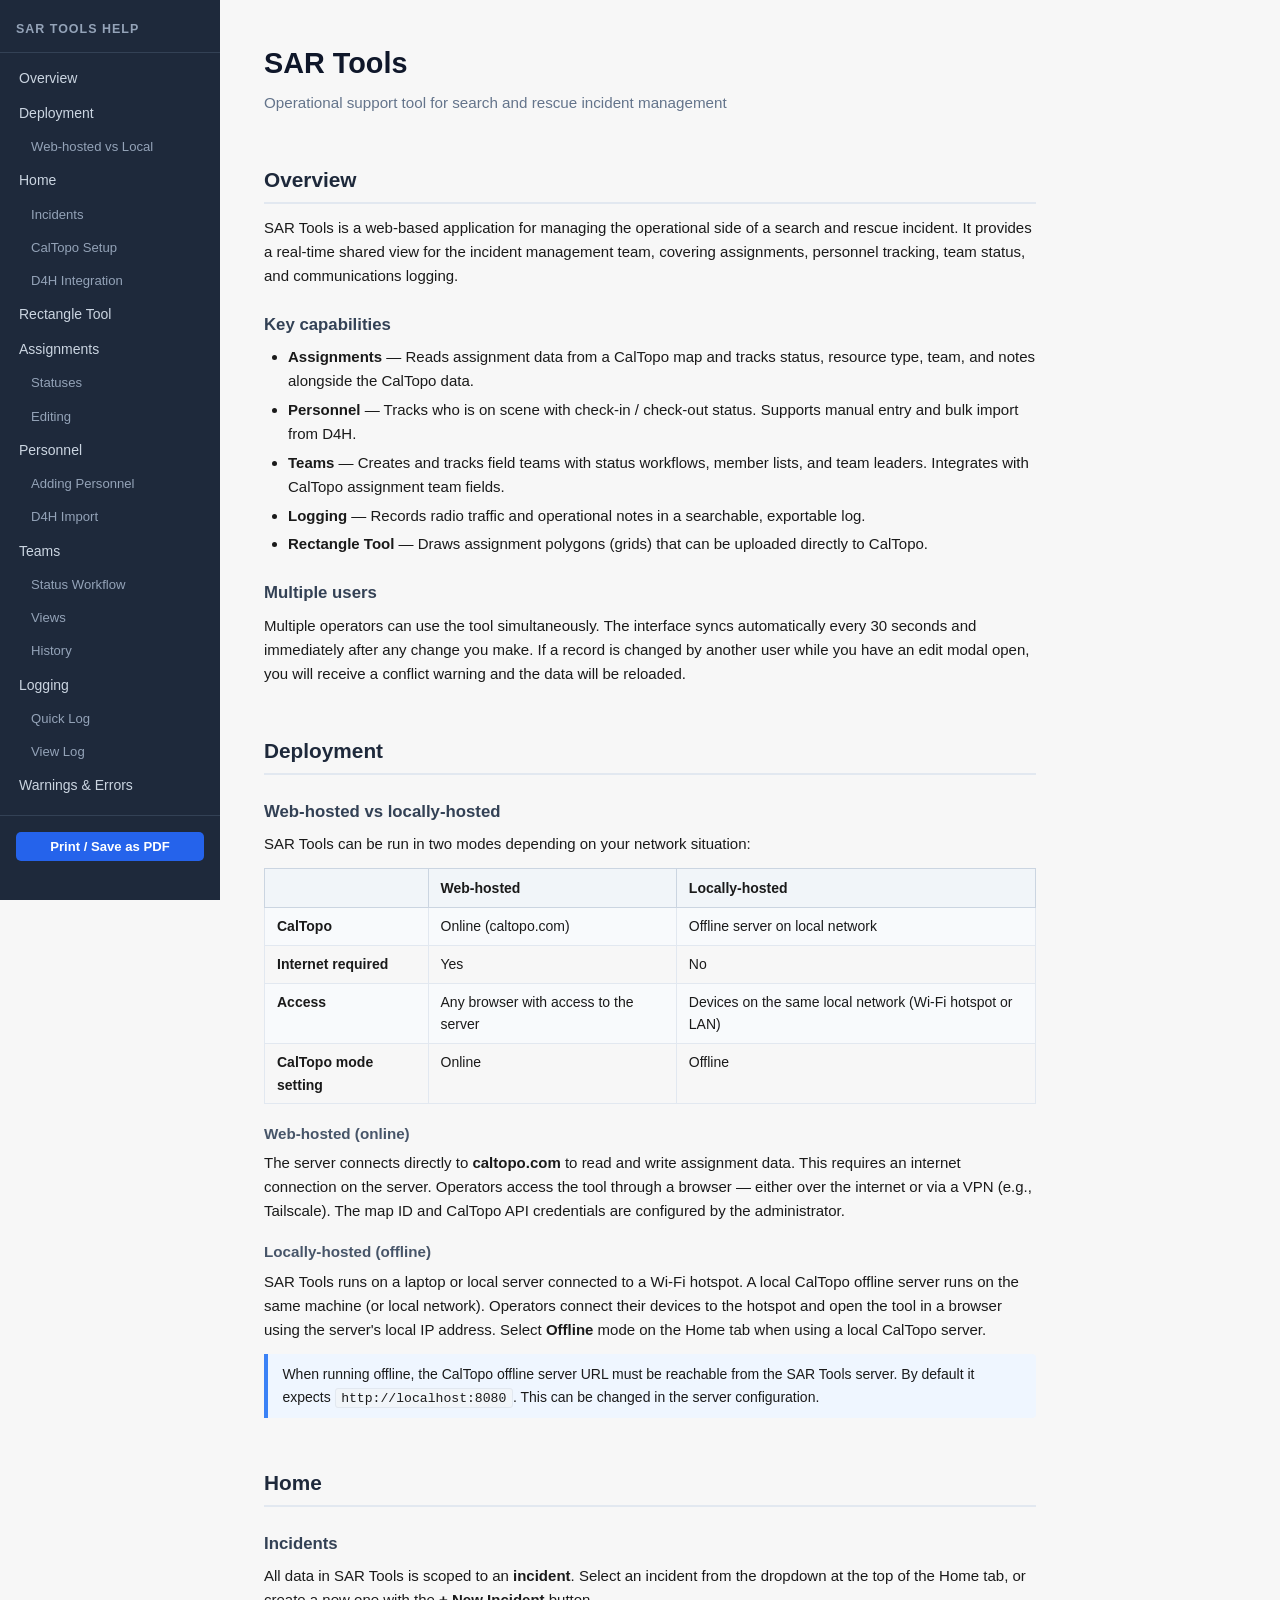
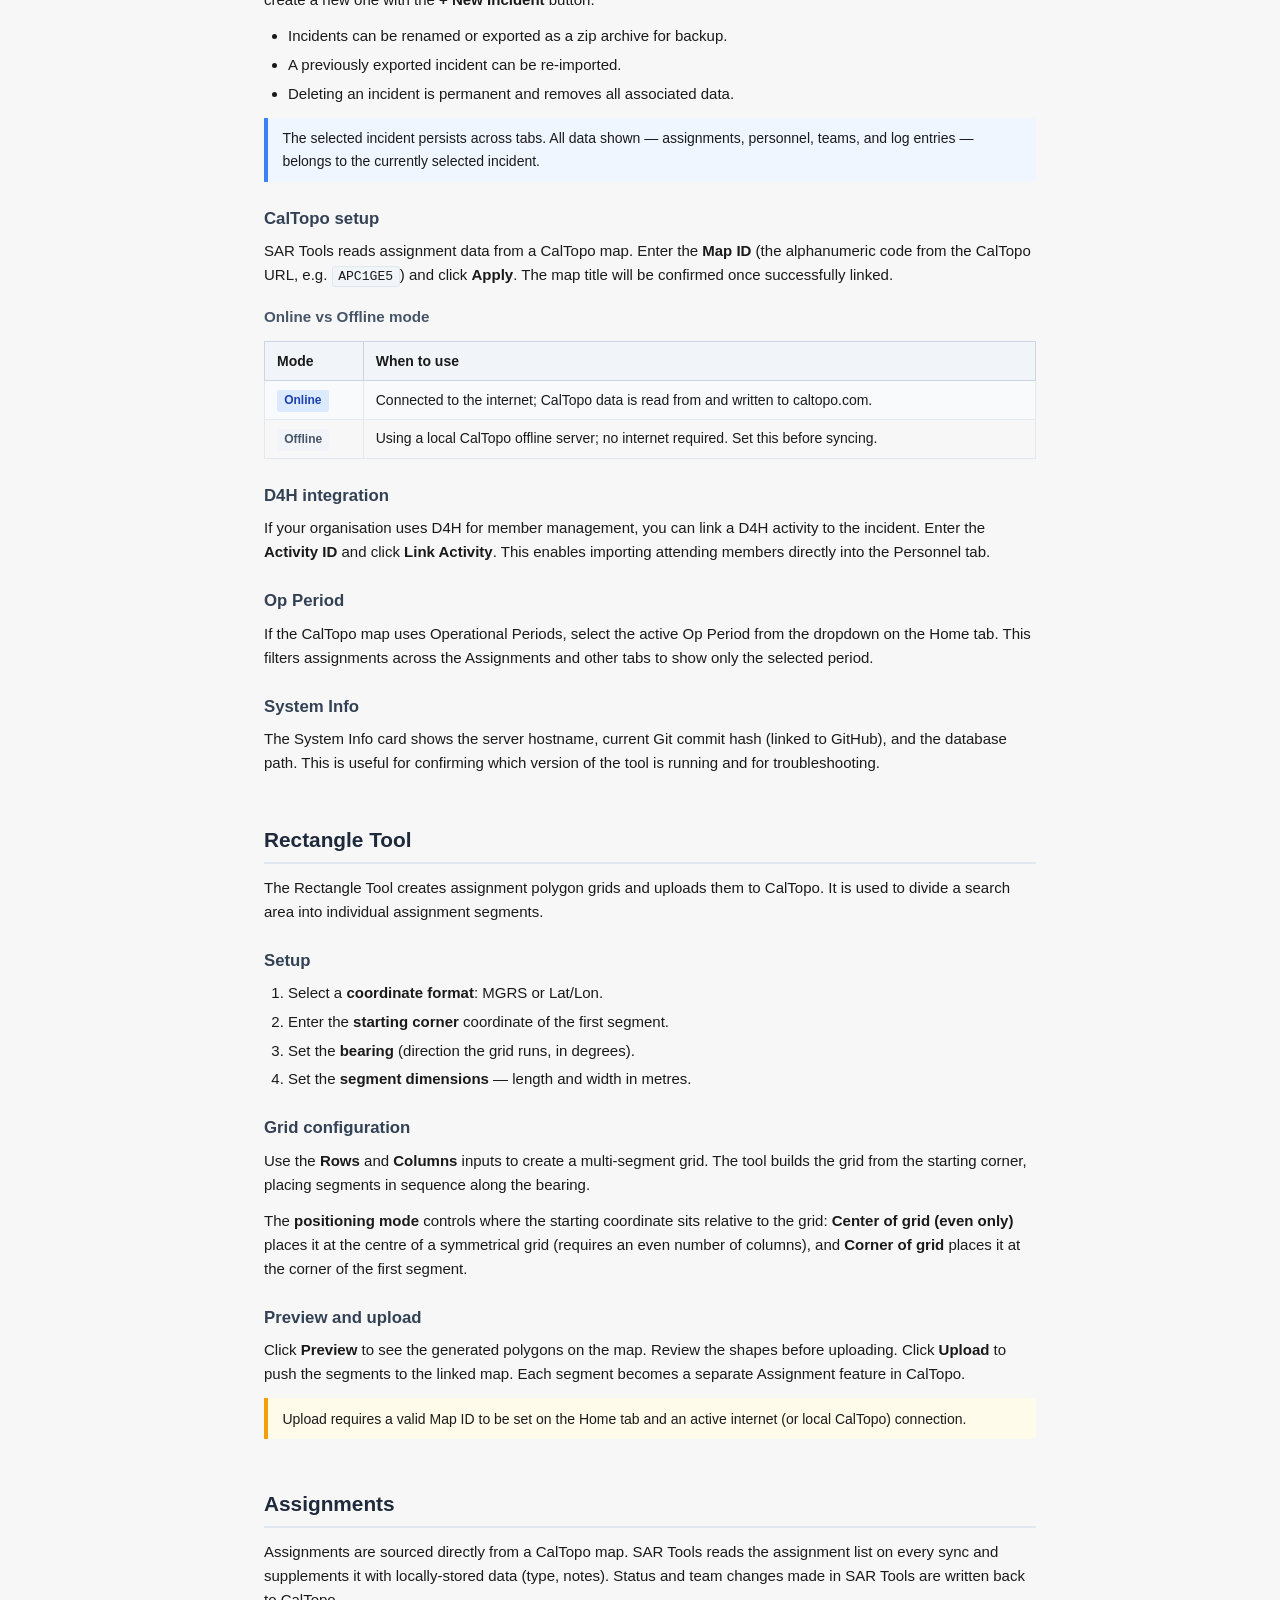
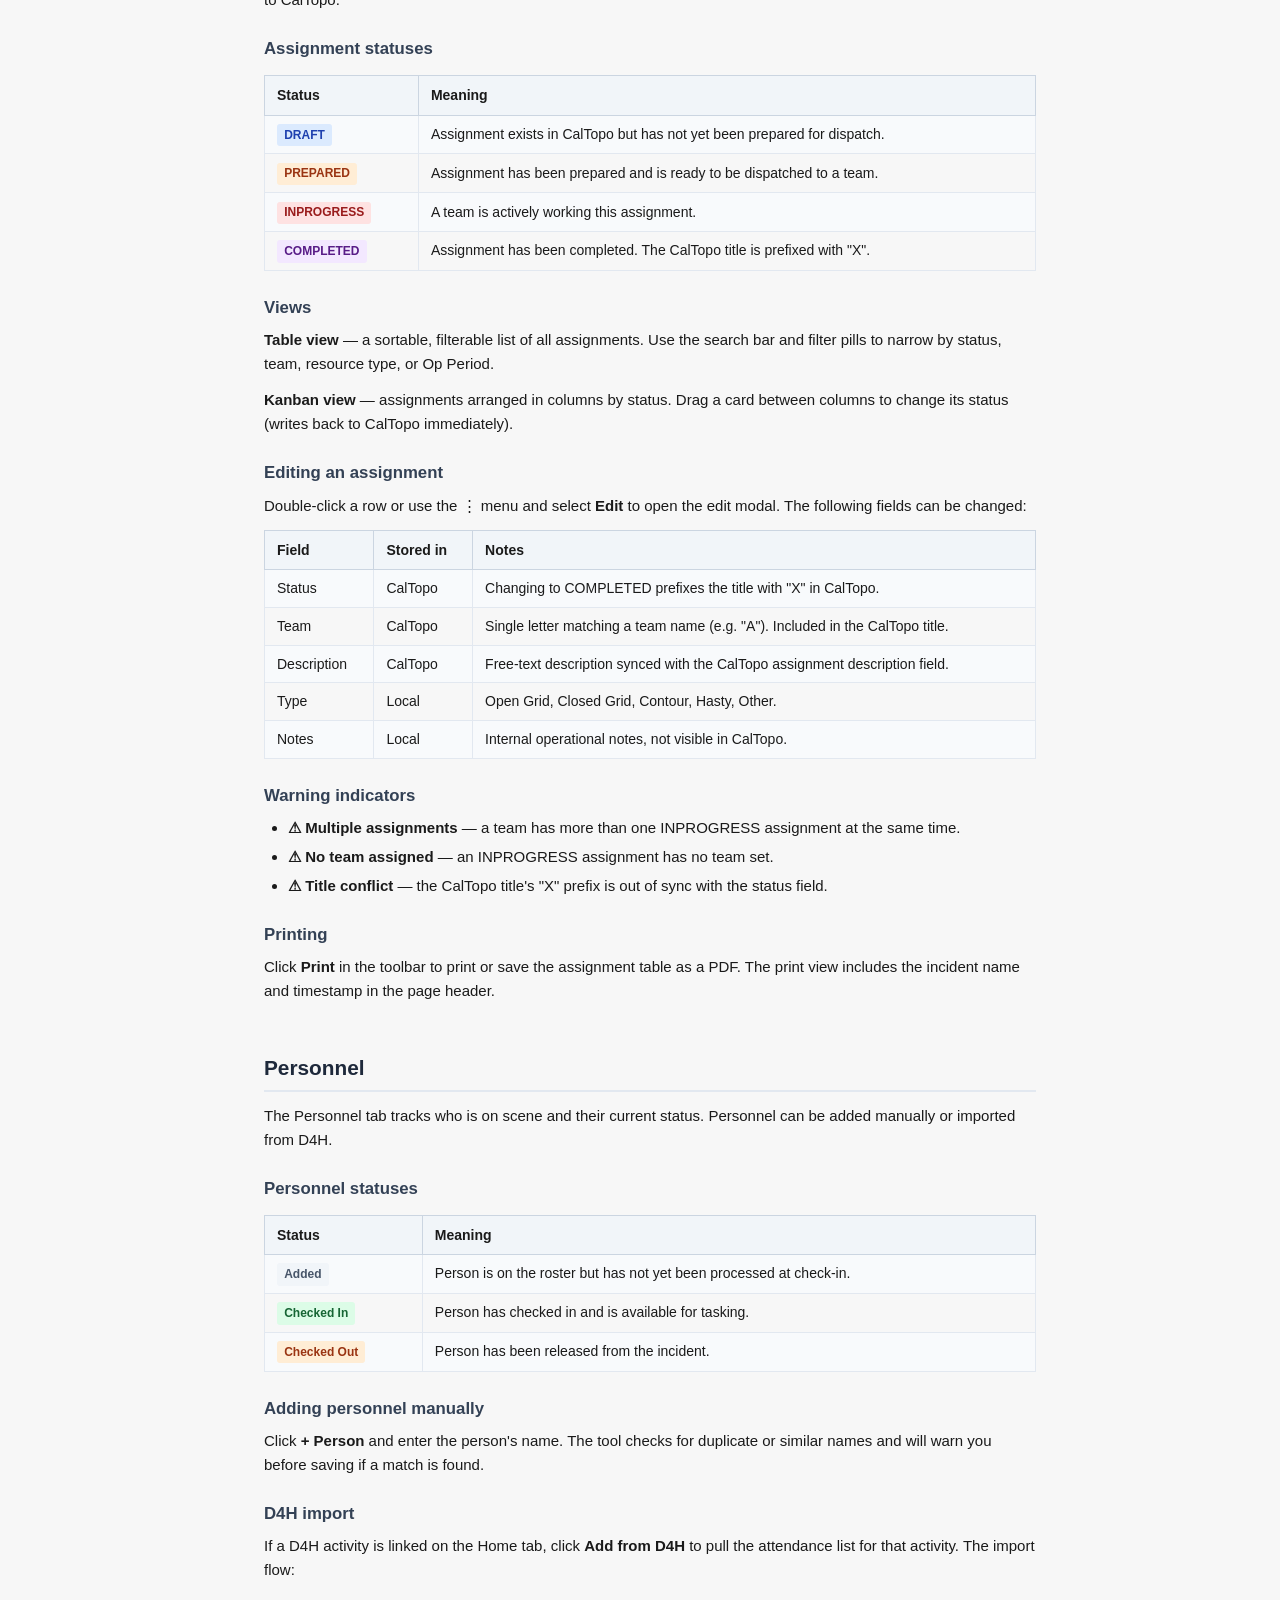
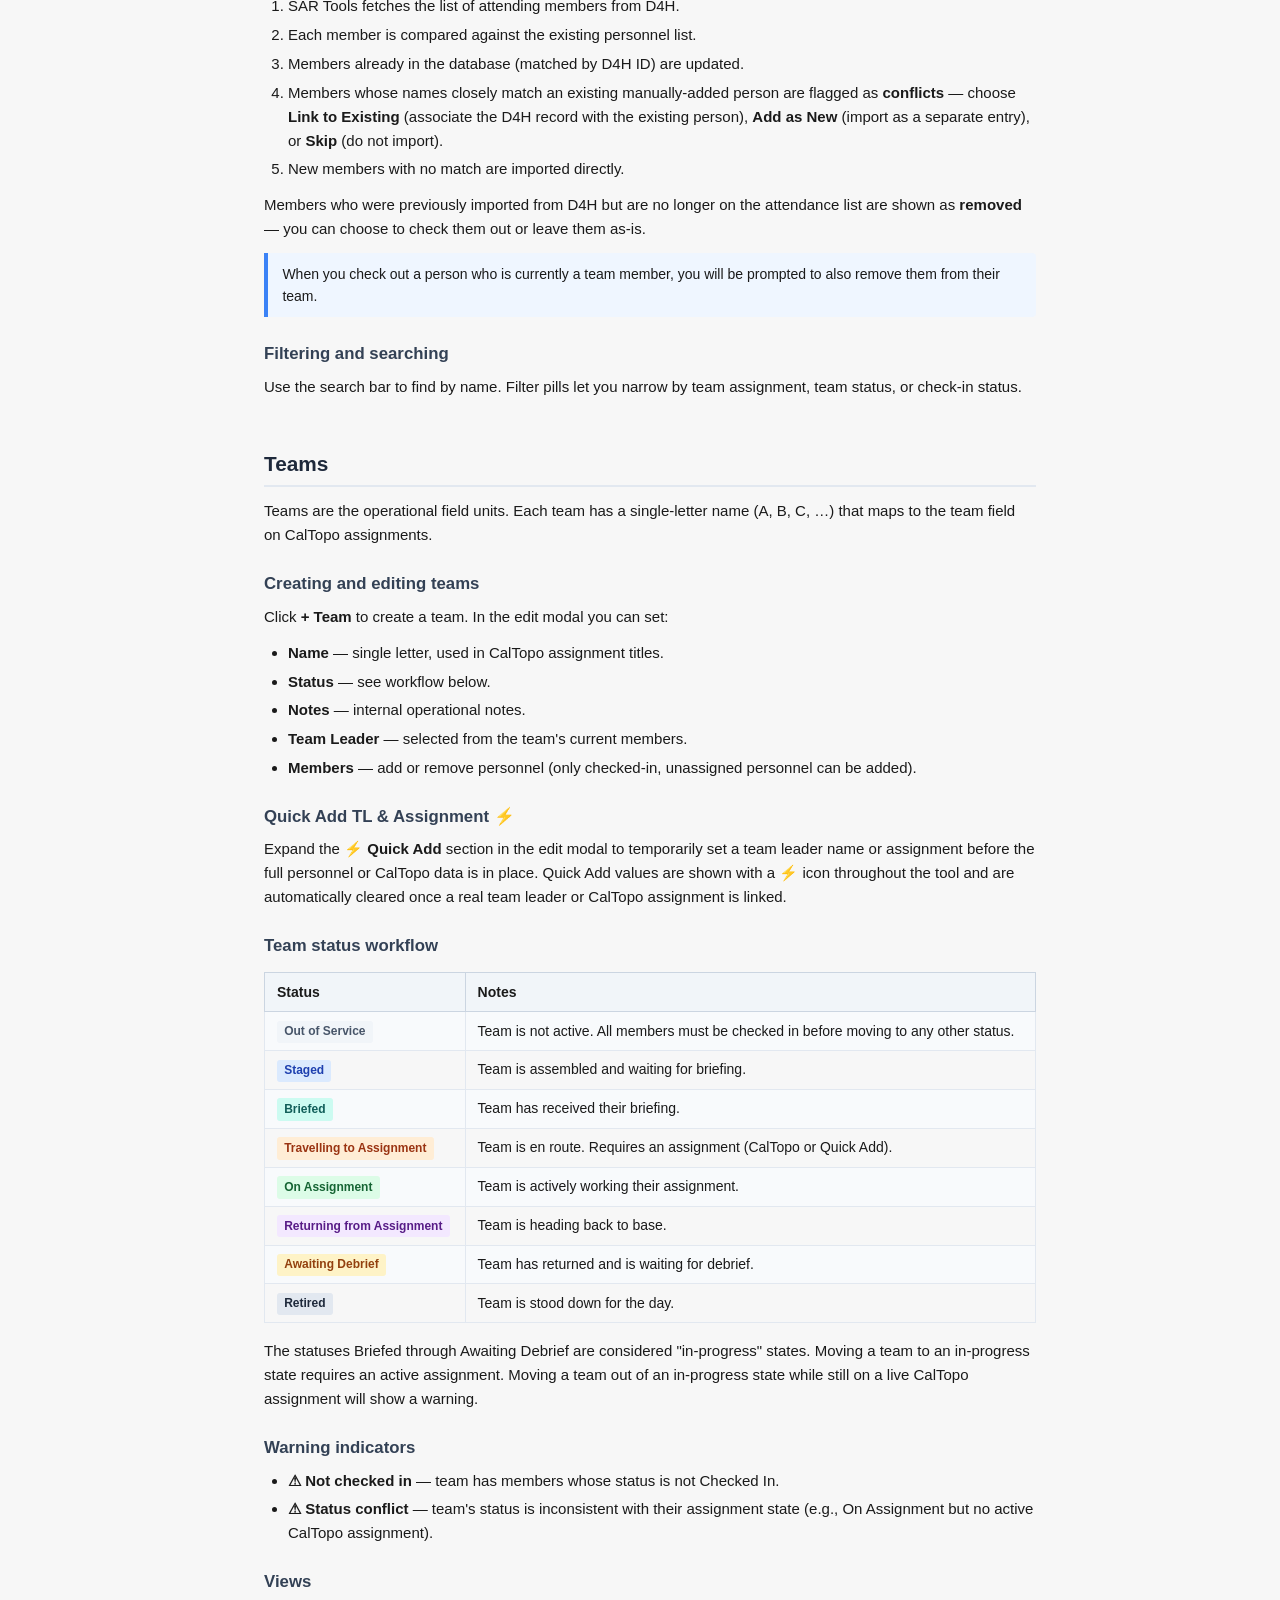
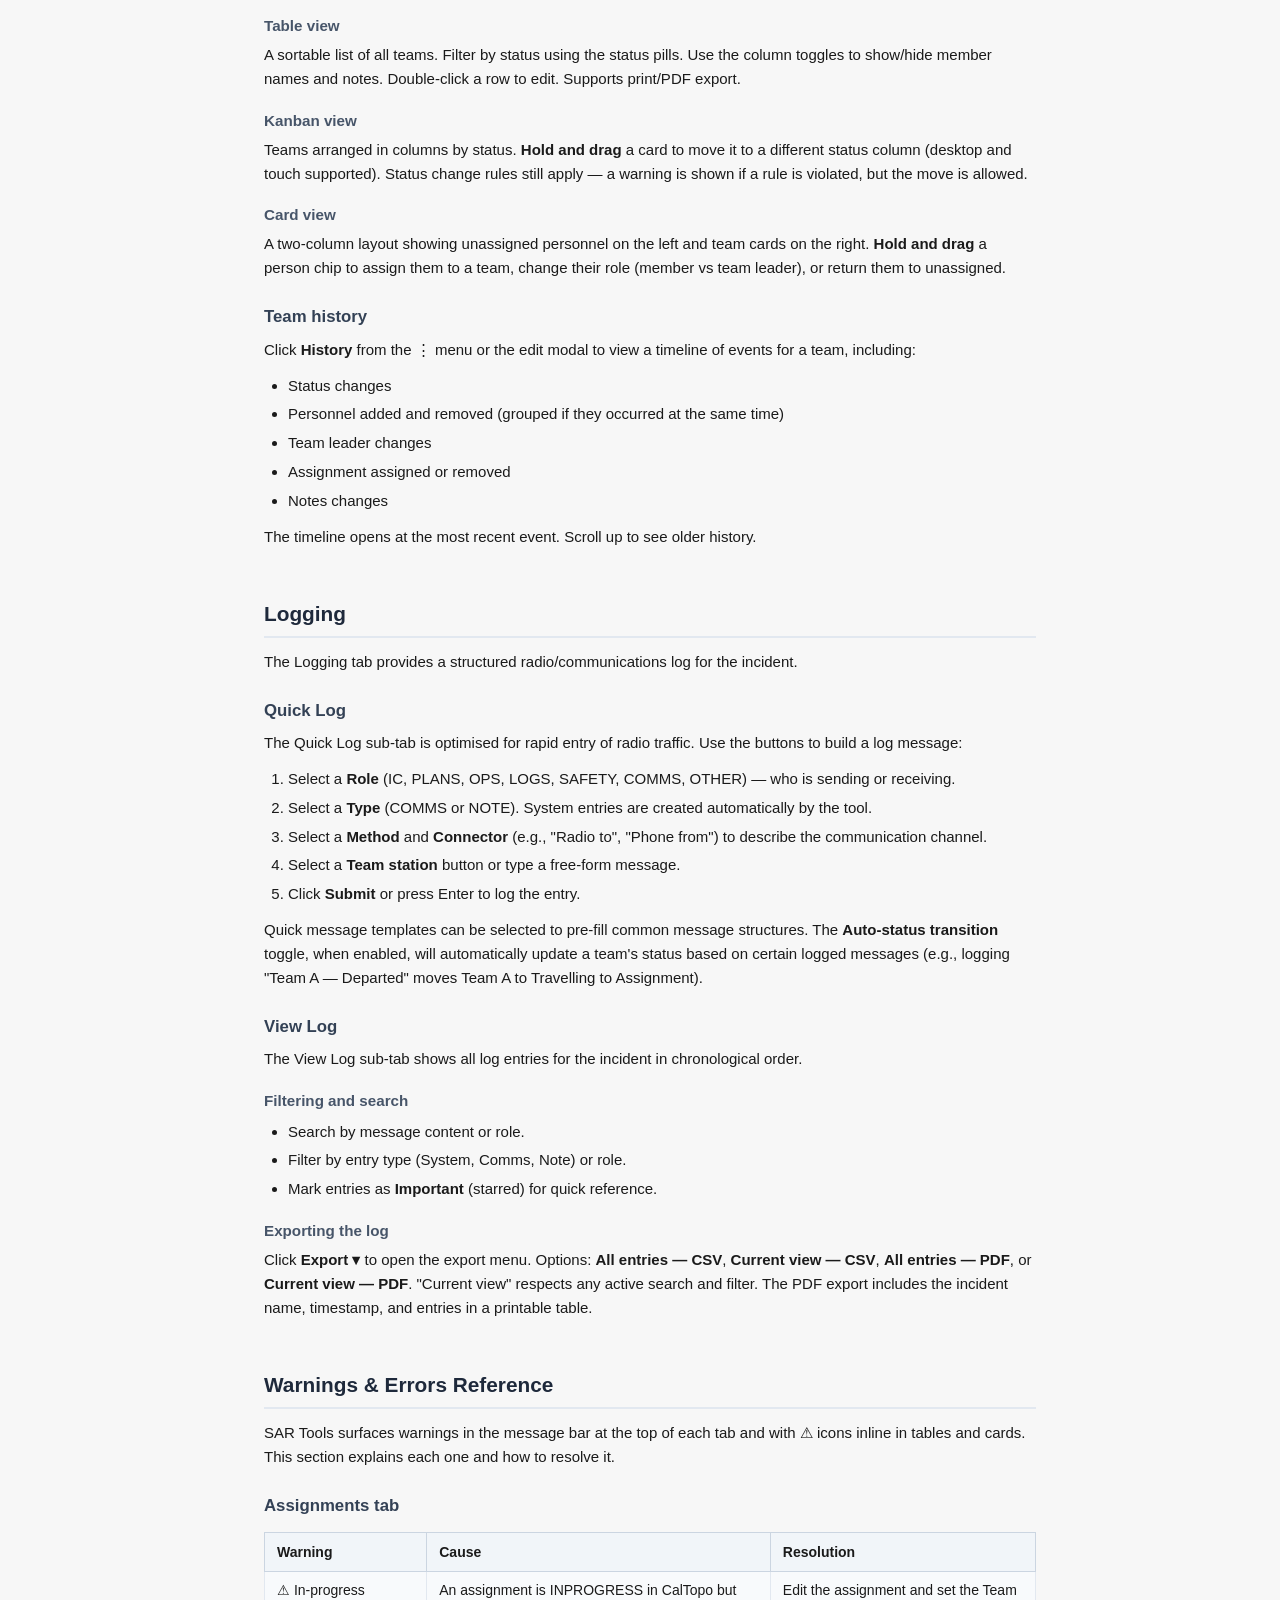
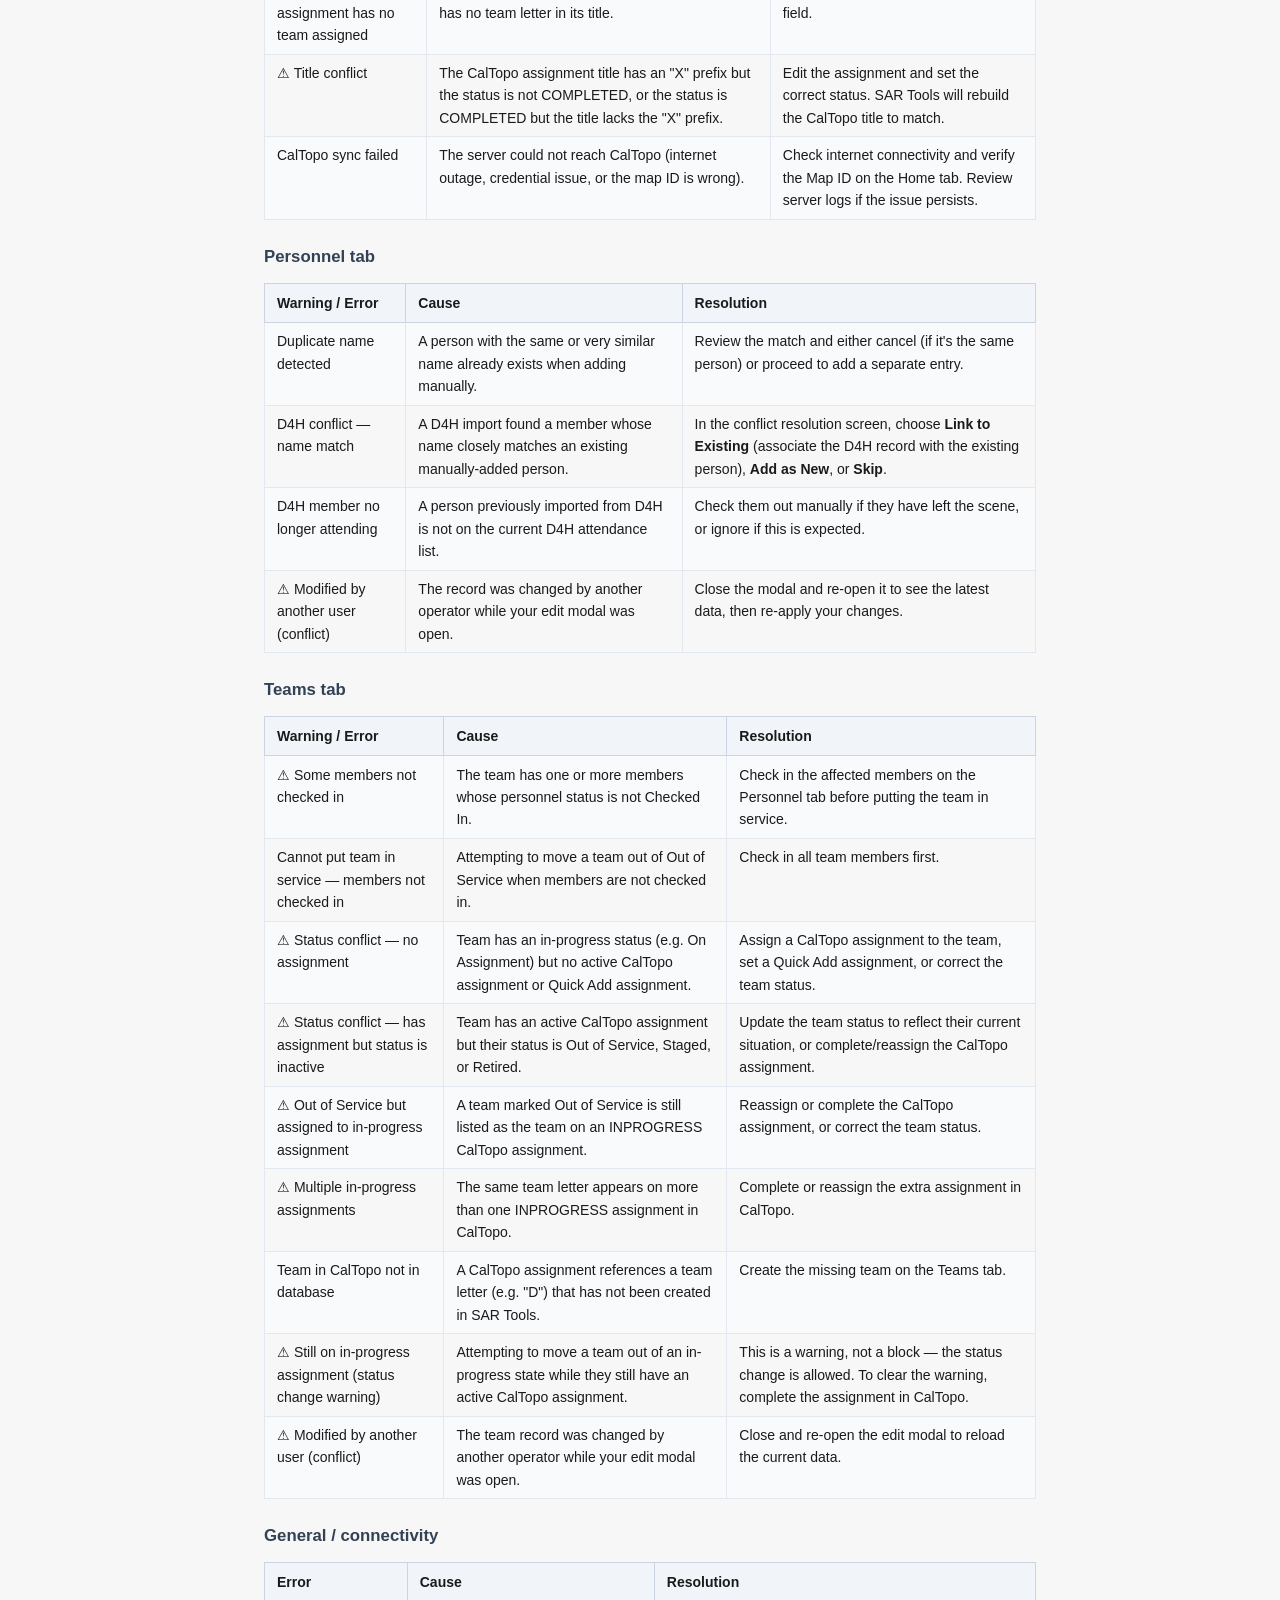
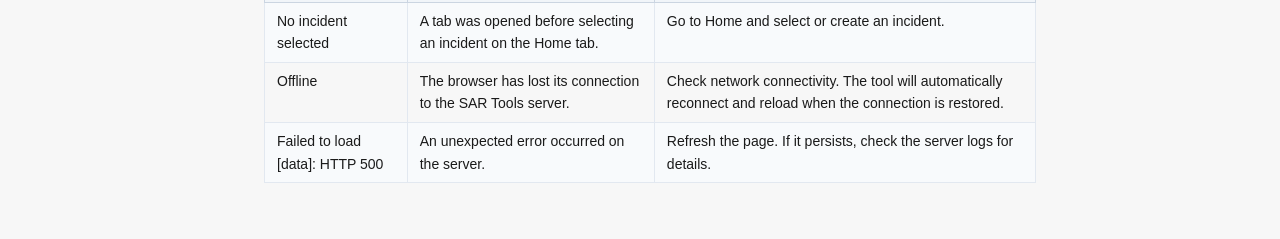
<file: help/help.html>
<!DOCTYPE html>
<html lang="en">
<head>
<meta charset="UTF-8" />
<meta name="viewport" content="width=device-width, initial-scale=1" />
<title>SAR Tools — Help</title>
<style>

/* ── Reset & base ── */
*, *::before, *::after { box-sizing: border-box; margin: 0; padding: 0; }

body {
  font-family: Arial, sans-serif;
  font-size: 15px;
  line-height: 1.6;
  color: #1a1a1a;
  background: #f7f7f7;
}

a { color: #1a56a0; }

/* ── Layout ── */
.layout {
  display: flex;
  min-height: 100vh;
}

/* ── Sidebar ── */
nav.sidebar {
  width: 220px;
  flex-shrink: 0;
  background: #1e293b;
  color: #cbd5e1;
  position: sticky;
  top: 0;
  height: 100vh;
  overflow-y: auto;
  padding: 1.25rem 0 2rem;
}

.sidebar-title {
  font-size: 0.78rem;
  font-weight: bold;
  text-transform: uppercase;
  letter-spacing: 0.08em;
  color: #94a3b8;
  padding: 0 1rem 0.75rem;
  border-bottom: 1px solid #334155;
  margin-bottom: 0.5rem;
}

.sidebar a {
  display: block;
  padding: 0.38rem 1rem;
  color: #cbd5e1;
  text-decoration: none;
  font-size: 0.875rem;
  border-left: 3px solid transparent;
  transition: background 0.1s, border-color 0.1s;
}

.sidebar a:hover {
  background: #334155;
  color: #f1f5f9;
}

.sidebar a.active {
  background: #1e40af22;
  border-left-color: #3b82f6;
  color: #93c5fd;
}

.sidebar a.sub {
  padding-left: 1.75rem;
  font-size: 0.82rem;
  color: #94a3b8;
}

.sidebar a.sub:hover {
  color: #f1f5f9;
}

.pdf-btn-wrap {
  padding: 1rem 1rem 0;
  margin-top: 0.75rem;
  border-top: 1px solid #334155;
}

.pdf-btn {
  display: block;
  width: 100%;
  padding: 0.45rem 0.5rem;
  background: #2563eb;
  color: #fff;
  border: none;
  border-radius: 5px;
  font-size: 0.82rem;
  font-weight: bold;
  cursor: pointer;
  text-align: center;
  text-decoration: none;
}

.pdf-btn:hover { background: #1d4ed8; color: #fff; }

/* ── Main content ── */
main {
  flex: 1;
  padding: 2.5rem 2.75rem;
  max-width: 860px;
}

h1 {
  font-size: 1.8rem;
  margin-bottom: 0.3rem;
  color: #0f172a;
}

.doc-subtitle {
  color: #64748b;
  font-size: 0.95rem;
  margin-bottom: 2.5rem;
}

h2 {
  font-size: 1.3rem;
  color: #1e293b;
  margin-top: 3rem;
  margin-bottom: 0.75rem;
  padding-bottom: 0.35rem;
  border-bottom: 2px solid #e2e8f0;
}

h3 {
  font-size: 1.05rem;
  color: #334155;
  margin-top: 1.5rem;
  margin-bottom: 0.4rem;
}

h4 {
  font-size: 0.95rem;
  color: #475569;
  margin-top: 1.1rem;
  margin-bottom: 0.3rem;
}

p { margin-bottom: 0.75rem; }

ul, ol {
  margin: 0.4rem 0 0.75rem 1.5rem;
}

li { margin-bottom: 0.3rem; }

table {
  width: 100%;
  border-collapse: collapse;
  margin: 0.75rem 0 1rem;
  font-size: 0.875rem;
}

th {
  background: #f1f5f9;
  text-align: left;
  padding: 0.5rem 0.75rem;
  border: 1px solid #cbd5e1;
  font-weight: bold;
}

td {
  padding: 0.45rem 0.75rem;
  border: 1px solid #e2e8f0;
  vertical-align: top;
}

tr:nth-child(even) td { background: #f8fafc; }

.badge {
  display: inline-block;
  padding: 0.1rem 0.45rem;
  border-radius: 3px;
  font-size: 0.75rem;
  font-weight: bold;
  vertical-align: middle;
}

.badge-blue   { background: #dbeafe; color: #1e40af; }
.badge-green  { background: #dcfce7; color: #166534; }
.badge-orange { background: #ffedd5; color: #9a3412; }
.badge-gray   { background: #f1f5f9; color: #475569; }
.badge-red    { background: #fee2e2; color: #991b1b; }
.badge-teal   { background: #ccfbf1; color: #115e59; }
.badge-purple { background: #f3e8ff; color: #581c87; }
.badge-amber  { background: #fef3c7; color: #92400e; }
.badge-dark   { background: #e2e8f0; color: #1e293b; }

.note {
  background: #eff6ff;
  border-left: 4px solid #3b82f6;
  padding: 0.6rem 0.9rem;
  margin: 0.75rem 0;
  font-size: 0.875rem;
  border-radius: 0 4px 4px 0;
}

.warn {
  background: #fffbeb;
  border-left: 4px solid #f59e0b;
  padding: 0.6rem 0.9rem;
  margin: 0.75rem 0;
  font-size: 0.875rem;
  border-radius: 0 4px 4px 0;
}

.section-anchor { scroll-margin-top: 1.5rem; }

code {
  background: #f1f5f9;
  border: 1px solid #e2e8f0;
  border-radius: 3px;
  padding: 0.1rem 0.35rem;
  font-size: 0.82rem;
  font-family: 'Courier New', monospace;
}

/* ── Print / PDF ── */
@media print {
  body { background: #fff; font-size: 11pt; }

  nav.sidebar { display: none; }

  .layout { display: block; }

  main {
    max-width: 100%;
    padding: 0;
  }

  h1 { font-size: 18pt; }
  h2 { font-size: 13pt; page-break-before: always; margin-top: 0; }
  h2:first-of-type { page-break-before: avoid; }
  h3 { font-size: 11pt; }

  a { color: #000; text-decoration: none; }

  .note, .warn { border-left-width: 3px; }

  table { font-size: 9pt; }
}

</style>
</head>
<body>

<div class="layout">

<!-- ── Sidebar ── -->
<nav class="sidebar" id="sidebar">
  <div class="sidebar-title">SAR Tools Help</div>
  <a href="#overview">Overview</a>
  <a href="#deployment">Deployment</a>
  <a href="#deployment" class="sub">Web-hosted vs Local</a>
  <a href="#home">Home</a>
  <a href="#home" class="sub">Incidents</a>
  <a href="#home" class="sub">CalTopo Setup</a>
  <a href="#home" class="sub">D4H Integration</a>
  <a href="#rectangle">Rectangle Tool</a>
  <a href="#assignments">Assignments</a>
  <a href="#assignments" class="sub">Statuses</a>
  <a href="#assignments" class="sub">Editing</a>
  <a href="#personnel">Personnel</a>
  <a href="#personnel" class="sub">Adding Personnel</a>
  <a href="#personnel" class="sub">D4H Import</a>
  <a href="#teams">Teams</a>
  <a href="#teams" class="sub">Status Workflow</a>
  <a href="#teams" class="sub">Views</a>
  <a href="#teams" class="sub">History</a>
  <a href="#logging">Logging</a>
  <a href="#logging" class="sub">Quick Log</a>
  <a href="#logging" class="sub">View Log</a>
  <a href="#warnings">Warnings &amp; Errors</a>
  <div class="pdf-btn-wrap">
    <button class="pdf-btn" onclick="window.print()">Print / Save as PDF</button>
  </div>
</nav>

<!-- ── Content ── -->
<main>

<h1>SAR Tools</h1>
<p class="doc-subtitle">Operational support tool for search and rescue incident management</p>

<!-- ════════════════════════════════ -->
<h2 id="overview" class="section-anchor">Overview</h2>

<p>SAR Tools is a web-based application for managing the operational side of a search and rescue incident. It provides a real-time shared view for the incident management team, covering assignments, personnel tracking, team status, and communications logging.</p>

<h3>Key capabilities</h3>
<ul>
  <li><strong>Assignments</strong> — Reads assignment data from a CalTopo map and tracks status, resource type, team, and notes alongside the CalTopo data.</li>
  <li><strong>Personnel</strong> — Tracks who is on scene with check-in / check-out status. Supports manual entry and bulk import from D4H.</li>
  <li><strong>Teams</strong> — Creates and tracks field teams with status workflows, member lists, and team leaders. Integrates with CalTopo assignment team fields.</li>
  <li><strong>Logging</strong> — Records radio traffic and operational notes in a searchable, exportable log.</li>
  <li><strong>Rectangle Tool</strong> — Draws assignment polygons (grids) that can be uploaded directly to CalTopo.</li>
</ul>

<h3>Multiple users</h3>
<p>Multiple operators can use the tool simultaneously. The interface syncs automatically every 30 seconds and immediately after any change you make. If a record is changed by another user while you have an edit modal open, you will receive a conflict warning and the data will be reloaded.</p>


<!-- ════════════════════════════════ -->
<h2 id="deployment" class="section-anchor">Deployment</h2>

<h3>Web-hosted vs locally-hosted</h3>

<p>SAR Tools can be run in two modes depending on your network situation:</p>

<table>
  <tr>
    <th></th>
    <th>Web-hosted</th>
    <th>Locally-hosted</th>
  </tr>
  <tr>
    <td><strong>CalTopo</strong></td>
    <td>Online (caltopo.com)</td>
    <td>Offline server on local network</td>
  </tr>
  <tr>
    <td><strong>Internet required</strong></td>
    <td>Yes</td>
    <td>No</td>
  </tr>
  <tr>
    <td><strong>Access</strong></td>
    <td>Any browser with access to the server</td>
    <td>Devices on the same local network (Wi-Fi hotspot or LAN)</td>
  </tr>
  <tr>
    <td><strong>CalTopo mode setting</strong></td>
    <td>Online</td>
    <td>Offline</td>
  </tr>
</table>

<h4>Web-hosted (online)</h4>
<p>The server connects directly to <strong>caltopo.com</strong> to read and write assignment data. This requires an internet connection on the server. Operators access the tool through a browser — either over the internet or via a VPN (e.g., Tailscale). The map ID and CalTopo API credentials are configured by the administrator.</p>

<h4>Locally-hosted (offline)</h4>
<p>SAR Tools runs on a laptop or local server connected to a Wi-Fi hotspot. A local CalTopo offline server runs on the same machine (or local network). Operators connect their devices to the hotspot and open the tool in a browser using the server's local IP address. Select <strong>Offline</strong> mode on the Home tab when using a local CalTopo server.</p>

<div class="note">When running offline, the CalTopo offline server URL must be reachable from the SAR Tools server. By default it expects <code>http://localhost:8080</code>. This can be changed in the server configuration.</div>



<!-- ════════════════════════════════ -->
<h2 id="home" class="section-anchor">Home</h2>

<h3>Incidents</h3>
<p>All data in SAR Tools is scoped to an <strong>incident</strong>. Select an incident from the dropdown at the top of the Home tab, or create a new one with the <strong>+ New Incident</strong> button.</p>

<ul>
  <li>Incidents can be renamed or exported as a zip archive for backup.</li>
  <li>A previously exported incident can be re-imported.</li>
  <li>Deleting an incident is permanent and removes all associated data.</li>
</ul>

<div class="note">The selected incident persists across tabs. All data shown — assignments, personnel, teams, and log entries — belongs to the currently selected incident.</div>

<h3>CalTopo setup</h3>
<p>SAR Tools reads assignment data from a CalTopo map. Enter the <strong>Map ID</strong> (the alphanumeric code from the CalTopo URL, e.g. <code>APC1GE5</code>) and click <strong>Apply</strong>. The map title will be confirmed once successfully linked.</p>

<h4>Online vs Offline mode</h4>
<table>
  <tr>
    <th>Mode</th>
    <th>When to use</th>
  </tr>
  <tr>
    <td><span class="badge badge-blue">Online</span></td>
    <td>Connected to the internet; CalTopo data is read from and written to caltopo.com.</td>
  </tr>
  <tr>
    <td><span class="badge badge-gray">Offline</span></td>
    <td>Using a local CalTopo offline server; no internet required. Set this before syncing.</td>
  </tr>
</table>

<h3>D4H integration</h3>
<p>If your organisation uses D4H for member management, you can link a D4H activity to the incident. Enter the <strong>Activity ID</strong> and click <strong>Link Activity</strong>. This enables importing attending members directly into the Personnel tab.</p>

<h3>Op Period</h3>
<p>If the CalTopo map uses Operational Periods, select the active Op Period from the dropdown on the Home tab. This filters assignments across the Assignments and other tabs to show only the selected period.</p>

<h3>System Info</h3>
<p>The System Info card shows the server hostname, current Git commit hash (linked to GitHub), and the database path. This is useful for confirming which version of the tool is running and for troubleshooting.</p>


<!-- ════════════════════════════════ -->
<h2 id="rectangle" class="section-anchor">Rectangle Tool</h2>

<p>The Rectangle Tool creates assignment polygon grids and uploads them to CalTopo. It is used to divide a search area into individual assignment segments.</p>

<h3>Setup</h3>
<ol>
  <li>Select a <strong>coordinate format</strong>: MGRS or Lat/Lon.</li>
  <li>Enter the <strong>starting corner</strong> coordinate of the first segment.</li>
  <li>Set the <strong>bearing</strong> (direction the grid runs, in degrees).</li>
  <li>Set the <strong>segment dimensions</strong> — length and width in metres.</li>
</ol>

<h3>Grid configuration</h3>
<p>Use the <strong>Rows</strong> and <strong>Columns</strong> inputs to create a multi-segment grid. The tool builds the grid from the starting corner, placing segments in sequence along the bearing.</p>

<p>The <strong>positioning mode</strong> controls where the starting coordinate sits relative to the grid: <strong>Center of grid (even only)</strong> places it at the centre of a symmetrical grid (requires an even number of columns), and <strong>Corner of grid</strong> places it at the corner of the first segment.</p>

<h3>Preview and upload</h3>
<p>Click <strong>Preview</strong> to see the generated polygons on the map. Review the shapes before uploading. Click <strong>Upload</strong> to push the segments to the linked map. Each segment becomes a separate Assignment feature in CalTopo.</p>

<div class="warn">Upload requires a valid Map ID to be set on the Home tab and an active internet (or local CalTopo) connection.</div>


<!-- ════════════════════════════════ -->
<h2 id="assignments" class="section-anchor">Assignments</h2>

<p>Assignments are sourced directly from a CalTopo map. SAR Tools reads the assignment list on every sync and supplements it with locally-stored data (type, notes). Status and team changes made in SAR Tools are written back to CalTopo.</p>

<h3>Assignment statuses</h3>

<table>
  <tr>
    <th>Status</th>
    <th>Meaning</th>
  </tr>
  <tr>
    <td><span class="badge badge-blue">DRAFT</span></td>
    <td>Assignment exists in CalTopo but has not yet been prepared for dispatch.</td>
  </tr>
  <tr>
    <td><span class="badge badge-orange">PREPARED</span></td>
    <td>Assignment has been prepared and is ready to be dispatched to a team.</td>
  </tr>
  <tr>
    <td><span class="badge badge-red">INPROGRESS</span></td>
    <td>A team is actively working this assignment.</td>
  </tr>
  <tr>
    <td><span class="badge badge-purple">COMPLETED</span></td>
    <td>Assignment has been completed. The CalTopo title is prefixed with "X".</td>
  </tr>
</table>

<h3>Views</h3>
<p><strong>Table view</strong> — a sortable, filterable list of all assignments. Use the search bar and filter pills to narrow by status, team, resource type, or Op Period.</p>
<p><strong>Kanban view</strong> — assignments arranged in columns by status. Drag a card between columns to change its status (writes back to CalTopo immediately).</p>

<h3>Editing an assignment</h3>
<p>Double-click a row or use the ⋮ menu and select <strong>Edit</strong> to open the edit modal. The following fields can be changed:</p>

<table>
  <tr>
    <th>Field</th>
    <th>Stored in</th>
    <th>Notes</th>
  </tr>
  <tr>
    <td>Status</td>
    <td>CalTopo</td>
    <td>Changing to COMPLETED prefixes the title with "X" in CalTopo.</td>
  </tr>
  <tr>
    <td>Team</td>
    <td>CalTopo</td>
    <td>Single letter matching a team name (e.g. "A"). Included in the CalTopo title.</td>
  </tr>
  <tr>
    <td>Description</td>
    <td>CalTopo</td>
    <td>Free-text description synced with the CalTopo assignment description field.</td>
  </tr>
  <tr>
    <td>Type</td>
    <td>Local</td>
    <td>Open Grid, Closed Grid, Contour, Hasty, Other.</td>
  </tr>
  <tr>
    <td>Notes</td>
    <td>Local</td>
    <td>Internal operational notes, not visible in CalTopo.</td>
  </tr>
</table>

<h3>Warning indicators</h3>
<ul>
  <li><strong>⚠ Multiple assignments</strong> — a team has more than one INPROGRESS assignment at the same time.</li>
  <li><strong>⚠ No team assigned</strong> — an INPROGRESS assignment has no team set.</li>
  <li><strong>⚠ Title conflict</strong> — the CalTopo title's "X" prefix is out of sync with the status field.</li>
</ul>

<h3>Printing</h3>
<p>Click <strong>Print</strong> in the toolbar to print or save the assignment table as a PDF. The print view includes the incident name and timestamp in the page header.</p>


<!-- ════════════════════════════════ -->
<h2 id="personnel" class="section-anchor">Personnel</h2>

<p>The Personnel tab tracks who is on scene and their current status. Personnel can be added manually or imported from D4H.</p>

<h3>Personnel statuses</h3>

<table>
  <tr>
    <th>Status</th>
    <th>Meaning</th>
  </tr>
  <tr>
    <td><span class="badge badge-gray">Added</span></td>
    <td>Person is on the roster but has not yet been processed at check-in.</td>
  </tr>
  <tr>
    <td><span class="badge badge-green">Checked In</span></td>
    <td>Person has checked in and is available for tasking.</td>
  </tr>
  <tr>
    <td><span class="badge badge-orange">Checked Out</span></td>
    <td>Person has been released from the incident.</td>
  </tr>
</table>

<h3>Adding personnel manually</h3>
<p>Click <strong>+ Person</strong> and enter the person's name. The tool checks for duplicate or similar names and will warn you before saving if a match is found.</p>

<h3>D4H import</h3>
<p>If a D4H activity is linked on the Home tab, click <strong>Add from D4H</strong> to pull the attendance list for that activity. The import flow:</p>
<ol>
  <li>SAR Tools fetches the list of attending members from D4H.</li>
  <li>Each member is compared against the existing personnel list.</li>
  <li>Members already in the database (matched by D4H ID) are updated.</li>
  <li>Members whose names closely match an existing manually-added person are flagged as <strong>conflicts</strong> — choose <strong>Link to Existing</strong> (associate the D4H record with the existing person), <strong>Add as New</strong> (import as a separate entry), or <strong>Skip</strong> (do not import).</li>
  <li>New members with no match are imported directly.</li>
</ol>

<p>Members who were previously imported from D4H but are no longer on the attendance list are shown as <strong>removed</strong> — you can choose to check them out or leave them as-is.</p>

<div class="note">When you check out a person who is currently a team member, you will be prompted to also remove them from their team.</div>

<h3>Filtering and searching</h3>
<p>Use the search bar to find by name. Filter pills let you narrow by team assignment, team status, or check-in status.</p>


<!-- ════════════════════════════════ -->
<h2 id="teams" class="section-anchor">Teams</h2>

<p>Teams are the operational field units. Each team has a single-letter name (A, B, C, …) that maps to the team field on CalTopo assignments.</p>

<h3>Creating and editing teams</h3>
<p>Click <strong>+ Team</strong> to create a team. In the edit modal you can set:</p>
<ul>
  <li><strong>Name</strong> — single letter, used in CalTopo assignment titles.</li>
  <li><strong>Status</strong> — see workflow below.</li>
  <li><strong>Notes</strong> — internal operational notes.</li>
  <li><strong>Team Leader</strong> — selected from the team's current members.</li>
  <li><strong>Members</strong> — add or remove personnel (only checked-in, unassigned personnel can be added).</li>
</ul>

<h3>Quick Add TL &amp; Assignment ⚡</h3>
<p>Expand the <strong>⚡ Quick Add</strong> section in the edit modal to temporarily set a team leader name or assignment before the full personnel or CalTopo data is in place. Quick Add values are shown with a ⚡ icon throughout the tool and are automatically cleared once a real team leader or CalTopo assignment is linked.</p>

<h3>Team status workflow</h3>

<table>
  <tr>
    <th>Status</th>
    <th>Notes</th>
  </tr>
  <tr>
    <td><span class="badge badge-gray">Out of Service</span></td>
    <td>Team is not active. All members must be checked in before moving to any other status.</td>
  </tr>
  <tr>
    <td><span class="badge badge-blue">Staged</span></td>
    <td>Team is assembled and waiting for briefing.</td>
  </tr>
  <tr>
    <td><span class="badge badge-teal">Briefed</span></td>
    <td>Team has received their briefing.</td>
  </tr>
  <tr>
    <td><span class="badge badge-orange">Travelling to Assignment</span></td>
    <td>Team is en route. Requires an assignment (CalTopo or Quick Add).</td>
  </tr>
  <tr>
    <td><span class="badge badge-green">On Assignment</span></td>
    <td>Team is actively working their assignment.</td>
  </tr>
  <tr>
    <td><span class="badge badge-purple">Returning from Assignment</span></td>
    <td>Team is heading back to base.</td>
  </tr>
  <tr>
    <td><span class="badge badge-amber">Awaiting Debrief</span></td>
    <td>Team has returned and is waiting for debrief.</td>
  </tr>
  <tr>
    <td><span class="badge badge-dark">Retired</span></td>
    <td>Team is stood down for the day.</td>
  </tr>
</table>

<p>The statuses Briefed through Awaiting Debrief are considered "in-progress" states. Moving a team to an in-progress state requires an active assignment. Moving a team out of an in-progress state while still on a live CalTopo assignment will show a warning.</p>

<h3>Warning indicators</h3>
<ul>
  <li><strong>⚠ Not checked in</strong> — team has members whose status is not Checked In.</li>
  <li><strong>⚠ Status conflict</strong> — team's status is inconsistent with their assignment state (e.g., On Assignment but no active CalTopo assignment).</li>
</ul>

<h3>Views</h3>

<h4>Table view</h4>
<p>A sortable list of all teams. Filter by status using the status pills. Use the column toggles to show/hide member names and notes. Double-click a row to edit. Supports print/PDF export.</p>

<h4>Kanban view</h4>
<p>Teams arranged in columns by status. <strong>Hold and drag</strong> a card to move it to a different status column (desktop and touch supported). Status change rules still apply — a warning is shown if a rule is violated, but the move is allowed.</p>

<h4>Card view</h4>
<p>A two-column layout showing unassigned personnel on the left and team cards on the right. <strong>Hold and drag</strong> a person chip to assign them to a team, change their role (member vs team leader), or return them to unassigned.</p>

<h3>Team history</h3>
<p>Click <strong>History</strong> from the ⋮ menu or the edit modal to view a timeline of events for a team, including:</p>
<ul>
  <li>Status changes</li>
  <li>Personnel added and removed (grouped if they occurred at the same time)</li>
  <li>Team leader changes</li>
  <li>Assignment assigned or removed</li>
  <li>Notes changes</li>
</ul>
<p>The timeline opens at the most recent event. Scroll up to see older history.</p>


<!-- ════════════════════════════════ -->
<h2 id="logging" class="section-anchor">Logging</h2>

<p>The Logging tab provides a structured radio/communications log for the incident.</p>

<h3>Quick Log</h3>
<p>The Quick Log sub-tab is optimised for rapid entry of radio traffic. Use the buttons to build a log message:</p>

<ol>
  <li>Select a <strong>Role</strong> (IC, PLANS, OPS, LOGS, SAFETY, COMMS, OTHER) — who is sending or receiving.</li>
  <li>Select a <strong>Type</strong> (COMMS or NOTE). System entries are created automatically by the tool.</li>
  <li>Select a <strong>Method</strong> and <strong>Connector</strong> (e.g., "Radio to", "Phone from") to describe the communication channel.</li>
  <li>Select a <strong>Team station</strong> button or type a free-form message.</li>
  <li>Click <strong>Submit</strong> or press Enter to log the entry.</li>
</ol>

<p>Quick message templates can be selected to pre-fill common message structures. The <strong>Auto-status transition</strong> toggle, when enabled, will automatically update a team's status based on certain logged messages (e.g., logging "Team A — Departed" moves Team A to Travelling to Assignment).</p>

<h3>View Log</h3>
<p>The View Log sub-tab shows all log entries for the incident in chronological order.</p>

<h4>Filtering and search</h4>
<ul>
  <li>Search by message content or role.</li>
  <li>Filter by entry type (System, Comms, Note) or role.</li>
  <li>Mark entries as <strong>Important</strong> (starred) for quick reference.</li>
</ul>

<h4>Exporting the log</h4>
<p>Click <strong>Export ▾</strong> to open the export menu. Options: <strong>All entries — CSV</strong>, <strong>Current view — CSV</strong>, <strong>All entries — PDF</strong>, or <strong>Current view — PDF</strong>. "Current view" respects any active search and filter. The PDF export includes the incident name, timestamp, and entries in a printable table.</p>


<!-- ════════════════════════════════ -->
<h2 id="warnings" class="section-anchor">Warnings &amp; Errors Reference</h2>

<p>SAR Tools surfaces warnings in the message bar at the top of each tab and with ⚠ icons inline in tables and cards. This section explains each one and how to resolve it.</p>

<h3>Assignments tab</h3>

<table>
  <tr>
    <th>Warning</th>
    <th>Cause</th>
    <th>Resolution</th>
  </tr>
  <tr>
    <td>⚠ In-progress assignment has no team assigned</td>
    <td>An assignment is INPROGRESS in CalTopo but has no team letter in its title.</td>
    <td>Edit the assignment and set the Team field.</td>
  </tr>
  <tr>
    <td>⚠ Title conflict</td>
    <td>The CalTopo assignment title has an "X" prefix but the status is not COMPLETED, or the status is COMPLETED but the title lacks the "X" prefix.</td>
    <td>Edit the assignment and set the correct status. SAR Tools will rebuild the CalTopo title to match.</td>
  </tr>
  <tr>
    <td>CalTopo sync failed</td>
    <td>The server could not reach CalTopo (internet outage, credential issue, or the map ID is wrong).</td>
    <td>Check internet connectivity and verify the Map ID on the Home tab. Review server logs if the issue persists.</td>
  </tr>
</table>

<h3>Personnel tab</h3>

<table>
  <tr>
    <th>Warning / Error</th>
    <th>Cause</th>
    <th>Resolution</th>
  </tr>
  <tr>
    <td>Duplicate name detected</td>
    <td>A person with the same or very similar name already exists when adding manually.</td>
    <td>Review the match and either cancel (if it's the same person) or proceed to add a separate entry.</td>
  </tr>
  <tr>
    <td>D4H conflict — name match</td>
    <td>A D4H import found a member whose name closely matches an existing manually-added person.</td>
    <td>In the conflict resolution screen, choose <strong>Link to Existing</strong> (associate the D4H record with the existing person), <strong>Add as New</strong>, or <strong>Skip</strong>.</td>
  </tr>
  <tr>
    <td>D4H member no longer attending</td>
    <td>A person previously imported from D4H is not on the current D4H attendance list.</td>
    <td>Check them out manually if they have left the scene, or ignore if this is expected.</td>
  </tr>
  <tr>
    <td>⚠ Modified by another user (conflict)</td>
    <td>The record was changed by another operator while your edit modal was open.</td>
    <td>Close the modal and re-open it to see the latest data, then re-apply your changes.</td>
  </tr>
</table>

<h3>Teams tab</h3>

<table>
  <tr>
    <th>Warning / Error</th>
    <th>Cause</th>
    <th>Resolution</th>
  </tr>
  <tr>
    <td>⚠ Some members not checked in</td>
    <td>The team has one or more members whose personnel status is not Checked In.</td>
    <td>Check in the affected members on the Personnel tab before putting the team in service.</td>
  </tr>
  <tr>
    <td>Cannot put team in service — members not checked in</td>
    <td>Attempting to move a team out of Out of Service when members are not checked in.</td>
    <td>Check in all team members first.</td>
  </tr>
  <tr>
    <td>⚠ Status conflict — no assignment</td>
    <td>Team has an in-progress status (e.g. On Assignment) but no active CalTopo assignment or Quick Add assignment.</td>
    <td>Assign a CalTopo assignment to the team, set a Quick Add assignment, or correct the team status.</td>
  </tr>
  <tr>
    <td>⚠ Status conflict — has assignment but status is inactive</td>
    <td>Team has an active CalTopo assignment but their status is Out of Service, Staged, or Retired.</td>
    <td>Update the team status to reflect their current situation, or complete/reassign the CalTopo assignment.</td>
  </tr>
  <tr>
    <td>⚠ Out of Service but assigned to in-progress assignment</td>
    <td>A team marked Out of Service is still listed as the team on an INPROGRESS CalTopo assignment.</td>
    <td>Reassign or complete the CalTopo assignment, or correct the team status.</td>
  </tr>
  <tr>
    <td>⚠ Multiple in-progress assignments</td>
    <td>The same team letter appears on more than one INPROGRESS assignment in CalTopo.</td>
    <td>Complete or reassign the extra assignment in CalTopo.</td>
  </tr>
  <tr>
    <td>Team in CalTopo not in database</td>
    <td>A CalTopo assignment references a team letter (e.g. "D") that has not been created in SAR Tools.</td>
    <td>Create the missing team on the Teams tab.</td>
  </tr>
  <tr>
    <td>⚠ Still on in-progress assignment (status change warning)</td>
    <td>Attempting to move a team out of an in-progress state while they still have an active CalTopo assignment.</td>
    <td>This is a warning, not a block — the status change is allowed. To clear the warning, complete the assignment in CalTopo.</td>
  </tr>
  <tr>
    <td>⚠ Modified by another user (conflict)</td>
    <td>The team record was changed by another operator while your edit modal was open.</td>
    <td>Close and re-open the edit modal to reload the current data.</td>
  </tr>
</table>

<h3>General / connectivity</h3>

<table>
  <tr>
    <th>Error</th>
    <th>Cause</th>
    <th>Resolution</th>
  </tr>
  <tr>
    <td>No incident selected</td>
    <td>A tab was opened before selecting an incident on the Home tab.</td>
    <td>Go to Home and select or create an incident.</td>
  </tr>
  <tr>
    <td>Offline</td>
    <td>The browser has lost its connection to the SAR Tools server.</td>
    <td>Check network connectivity. The tool will automatically reconnect and reload when the connection is restored.</td>
  </tr>
  <tr>
    <td>Failed to load [data]: HTTP 500</td>
    <td>An unexpected error occurred on the server.</td>
    <td>Refresh the page. If it persists, check the server logs for details.</td>
  </tr>
</table>


</main>
</div>

<script>
// Highlight the active sidebar link based on scroll position
(function () {
  const sections = document.querySelectorAll("h2.section-anchor");
  const links = document.querySelectorAll("nav.sidebar a");

  function getActive() {
    let active = null;
    for (const s of sections) {
      if (s.getBoundingClientRect().top <= 80) active = s;
    }
    return active;
  }

  function update() {
    const active = getActive();
    links.forEach(a => {
      const href = a.getAttribute("href").slice(1);
      a.classList.toggle("active", active && active.id === href);
    });
  }

  window.addEventListener("scroll", update, { passive: true });
  update();
})();
</script>

</body>
</html>
</file>
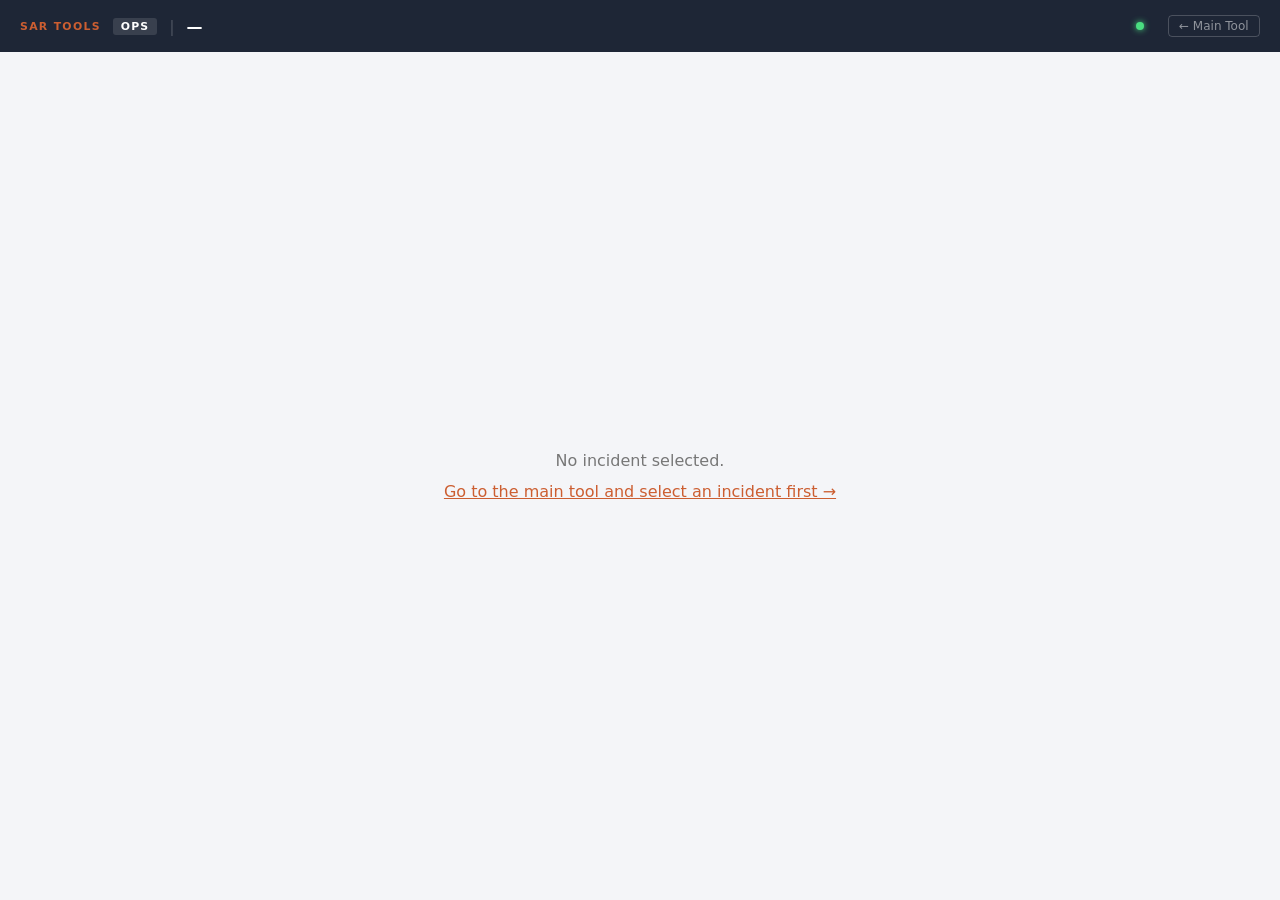
<file: templates/ops.html>
<!DOCTYPE html>
<html lang="en">
<head>
<meta charset="UTF-8" />
<meta name="viewport" content="width=device-width, initial-scale=1" />
<title>Operations — SAR Tools</title>
<style>
* { box-sizing: border-box; margin: 0; padding: 0; }

:root {
  --accent:     #cc5e31;
  --dark:       #1e2636;
  --bg:         #f4f5f8;
  --card:       #fff;
  --border:     #e0e0e0;
  --text:       #111;
  --muted:      #777;
  --oos:        #757575;
  --staged:     #1565c0;
  --briefed:    #00838f;
  --travelling: #e65100;
  --on-asgn:    #2e7d32;
  --returning:  #6a1b9a;
  --debrief:    #c67d00;
  --retired:    #37474f;
}

html, body { height: 100%; font-family: system-ui, -apple-system, sans-serif; font-size: 16px; color: var(--text); }

body { display: flex; flex-direction: column; background: var(--bg); }

/* ── Header ── */
.ops-header {
  background: var(--dark);
  color: #fff;
  height: 52px;
  padding: 0 1.25rem;
  display: flex;
  align-items: center;
  gap: 0.75rem;
  flex-shrink: 0;
}
.ops-wordmark { font-size: 0.68rem; font-weight: 900; letter-spacing: 0.12em; color: var(--accent); }
.ops-role-tag {
  font-size: 0.68rem; font-weight: 800; letter-spacing: 0.1em;
  background: rgba(255,255,255,0.12); padding: 2px 8px; border-radius: 3px; color: #fff;
}
.ops-sep    { color: rgba(255,255,255,0.2); }
.ops-incident { flex: 1; font-size: 1rem; font-weight: 700; white-space: nowrap; overflow: hidden; text-overflow: ellipsis; }
.ops-dot    { width: 8px; height: 8px; border-radius: 50%; background: #4ade80; box-shadow: 0 0 6px #4ade80; flex-shrink: 0; }
.ops-dot.stale { background: #f97316; box-shadow: 0 0 6px #f97316; }
.ops-time   { font-size: 0.7rem; color: rgba(255,255,255,0.4); }
.ops-back   { font-size: 0.75rem; color: rgba(255,255,255,0.5); text-decoration: none;
              border: 1px solid rgba(255,255,255,0.2); padding: 0.2rem 0.65rem; border-radius: 4px; }
.ops-back:hover { color: #fff; border-color: rgba(255,255,255,0.5); }

/* ── No incident ── */
.ops-no-incident { flex: 1; display: flex; flex-direction: column; align-items: center; justify-content: center; gap: 0.75rem; color: var(--muted); }
.ops-no-incident a { color: var(--accent); }

/* ── Body (two panels) ── */
.ops-body  { flex: 1; display: flex; overflow: hidden; }
.ops-body.hidden { display: none; }

/* ── Panel shared ── */
.ops-panel { display: flex; flex-direction: column; overflow: hidden; }
.ops-panel-hdr {
  padding: 0.55rem 1rem;
  background: #fff;
  border-bottom: 2px solid var(--border);
  display: flex;
  align-items: center;
  gap: 0.75rem;
  flex-shrink: 0;
}
.ops-panel-title { font-size: 0.68rem; font-weight: 800; letter-spacing: 0.1em; text-transform: uppercase; color: #555; }
.ops-panel-scroll { flex: 1; overflow-y: auto; padding: 0.75rem; display: flex; flex-direction: column; gap: 0.9rem; }

/* ── Teams panel ── */
.ops-teams { flex: 0 0 500px; border-right: 2px solid var(--border); }

/* ── Status group ── */
.sg { display: flex; flex-direction: column; gap: 0.35rem; }
.sg.empty { display: none; }
.sg-hdr { display: flex; align-items: center; gap: 0.45rem; padding: 0.2rem 0; }
.sg-dot { width: 10px; height: 10px; border-radius: 50%; flex-shrink: 0; }
.sg-label { font-size: 0.67rem; font-weight: 800; letter-spacing: 0.1em; text-transform: uppercase; color: #444; }
.sg-count { font-size: 0.7rem; color: var(--muted); }

/* ── Team card ── */
.tc {
  background: var(--card);
  border: 1px solid var(--border);
  border-left: 5px solid #ccc;
  border-radius: 6px;
  padding: 0.7rem 0.9rem;
  box-shadow: 0 1px 3px rgba(0,0,0,0.05);
}
.tc[data-status="Out of Service"]             { border-left-color: var(--oos); }
.tc[data-status="Staged"]                     { border-left-color: var(--staged); }
.tc[data-status="Briefed"]                    { border-left-color: var(--briefed); }
.tc[data-status="Travelling to Assignment"]   { border-left-color: var(--travelling); }
.tc[data-status="On Assignment"]              { border-left-color: var(--on-asgn); }
.tc[data-status="Returning from Assignment"]  { border-left-color: var(--returning); }
.tc[data-status="Awaiting Debrief"]           { border-left-color: var(--debrief); }
.tc[data-status="Retired"]                    { border-left-color: var(--retired); }

.tc-head { display: flex; align-items: baseline; gap: 0.6rem; margin-bottom: 0.25rem; }
.tc-name { font-size: 1rem; font-weight: 800; }
.tc-mc   { font-size: 0.75rem; color: var(--muted); }
.tc-members { font-size: 0.75rem; color: #666; margin-bottom: 0.35rem; line-height: 1.5; }
.tc-asgn  { font-size: 0.8rem; color: #444; margin-bottom: 0.45rem; }
.tc-asgn strong { font-weight: 700; }
.tc-actions { display: flex; flex-wrap: wrap; gap: 0.35rem; }

/* Action buttons */
button.ta {
  display: inline-flex; align-items: center; justify-content: center;
  width: auto !important;
  background: transparent;
  border: 1.5px solid #bbb;
  color: #333;
  border-radius: 4px;
  padding: 0.35rem 0.8rem;
  font-size: 0.78rem;
  font-weight: 600;
  cursor: pointer;
  transition: background 0.1s, border-color 0.1s;
}
button.ta:hover { background: #f0f0f0; border-color: #777; }
button.ta.primary { background: var(--accent); border-color: var(--accent); color: #fff; }
button.ta.primary:hover { background: #b6522b; border-color: #b6522b; }
button.ta:disabled { opacity: 0.4; cursor: not-allowed; }

/* Deploy picker */
.dp {
  display: none;
  margin-top: 0.5rem;
  background: #f0f4ff;
  border: 1.5px solid #b8c8f0;
  border-radius: 5px;
  padding: 0.6rem 0.7rem;
}
.dp.open { display: block; }
.dp-label { font-size: 0.7rem; font-weight: 800; letter-spacing: 0.07em; text-transform: uppercase; color: #3a5baf; margin-bottom: 0.35rem; }
.dp select { width: 100%; font-size: 0.85rem; padding: 0.3rem 0.4rem; border: 1px solid #bbb; border-radius: 4px; margin-bottom: 0.4rem; }
.dp-btns { display: flex; gap: 0.4rem; }
button.dp-ok  { display:inline-flex;align-items:center;justify-content:center;width:auto!important;background:#2e7d32;color:#fff;border:none;border-radius:4px;padding:0.35rem 0.85rem;font-size:0.8rem;font-weight:700;cursor:pointer; }
button.dp-ok:hover { background: #1b5e20; }
button.dp-ok:disabled { opacity:0.45;cursor:not-allowed; }
button.dp-cancel { display:inline-flex;align-items:center;justify-content:center;width:auto!important;background:transparent;color:#555;border:1px solid #bbb;border-radius:4px;padding:0.35rem 0.8rem;font-size:0.8rem;cursor:pointer; }

/* ── Assignments panel ── */
.ops-asgn  { flex: 1; }

.as-section { display: flex; flex-direction: column; gap: 0.3rem; }

.as-hdr { display: flex; align-items: center; gap: 0.5rem; padding: 0.2rem 0; }
.as-badge {
  font-size: 0.65rem; font-weight: 800; letter-spacing: 0.07em;
  padding: 2px 7px; border-radius: 3px; color: #fff; text-transform: uppercase;
}
.b-ip   { background: var(--travelling); }
.b-prep { background: var(--staged); }
.b-done { background: var(--on-asgn); }
.b-draft{ background: var(--oos); }
.as-cnt { font-size: 0.72rem; color: var(--muted); }

.ar {
  background: var(--card);
  border: 1px solid var(--border);
  border-radius: 5px;
  padding: 0.5rem 0.8rem;
  display: flex;
  align-items: center;
  gap: 0.75rem;
  font-size: 0.85rem;
}
.ar-num  { font-size: 0.92rem; font-weight: 800; min-width: 46px; }
.ar-team { font-size: 0.78rem; font-weight: 700; color: #555; min-width: 68px; }
.ar-team.none { color: #bbb; font-weight: 400; font-style: italic; }
.ar-desc { flex: 1; font-size: 0.8rem; color: #666; white-space: nowrap; overflow: hidden; text-overflow: ellipsis; }
.ar-type { font-size: 0.72rem; color: #aaa; white-space: nowrap; }

/* ── Create team modal ── */
.modal-back { position:fixed;inset:0;background:rgba(0,0,0,0.4);display:flex;align-items:center;justify-content:center;z-index:9000; }
.modal-back.hidden { display:none; }
.modal-box  { background:#fff;border-radius:8px;padding:1.5rem;width:360px;max-width:calc(100vw - 2rem);box-shadow:0 8px 24px rgba(0,0,0,0.15); }
.modal-box h3 { font-size:1rem;margin-bottom:1rem; }
.modal-box label { display:block;font-size:0.85rem;font-weight:600;margin-top:0.7rem;margin-bottom:0.2rem; }
.modal-box input, .modal-box select { width:100%;font-size:0.875rem;padding:0.35rem 0.5rem;border:1px solid #ccc;border-radius:4px; }
.modal-err { font-size:0.8rem;color:#b71c1c;margin-top:0.4rem; display:none; }
.modal-ftns { display:flex;justify-content:flex-end;gap:0.5rem;margin-top:1rem; }
.modal-ftns button { width:auto!important; }
button.btn-cancel { background:transparent;border:1px solid #ccc;color:#555; }
button.btn-cancel:hover { background:#f5f5f5; }

/* ── Add member modal ── */
.add-member-list { max-height:240px;overflow-y:auto;border:1px solid #eee;border-radius:4px;margin-top:0.4rem; }
.am-row { display:flex;align-items:center;justify-content:space-between;padding:0.4rem 0.6rem;border-bottom:1px solid #f5f5f5;font-size:0.85rem; }
.am-row:last-child { border-bottom:none; }
button.am-add { width:auto!important;background:var(--on-asgn);color:#fff;border:none;border-radius:3px;padding:0.2rem 0.6rem;font-size:0.75rem;font-weight:700;cursor:pointer; }
button.am-add:hover { background:#1b5e20; }

/* ── Toolbar buttons ── */
button.hdr-btn { display:inline-flex;align-items:center;justify-content:center;width:auto!important;background:var(--accent);color:#fff;border:none;border-radius:4px;padding:0.3rem 0.8rem;font-size:0.78rem;font-weight:600;cursor:pointer;margin-left:auto; }
button.hdr-btn:hover { background:#b6522b; }
button.hdr-btn.secondary { background:transparent;border:1px solid #ccc;color:#444; }
button.hdr-btn.secondary:hover { background:#f0f0f0; }

/* ── Toast ── */
.toast { position:fixed;bottom:1.5rem;right:1.5rem;background:#1e2636;color:#fff;padding:0.65rem 1.1rem;border-radius:6px;font-size:0.85rem;font-weight:600;box-shadow:0 4px 12px rgba(0,0,0,0.2);z-index:9999;opacity:0;transition:opacity 0.2s;pointer-events:none; }
.toast.show { opacity:1; }
.toast.err  { background:#b71c1c; }

/* ── Dot colors ── */
.dot-oos        { background: var(--oos); }
.dot-staged     { background: var(--staged); }
.dot-briefed    { background: var(--briefed); }
.dot-travelling { background: var(--travelling); }
.dot-on-asgn    { background: var(--on-asgn); }
.dot-returning  { background: var(--returning); }
.dot-debrief    { background: var(--debrief); }
.dot-retired    { background: var(--retired); }

.loading { padding:2rem;text-align:center;color:var(--muted);font-size:0.9rem; }
.hidden { display: none !important; }
</style>
</head>
<body>

<!-- Header -->
<div class="ops-header">
  <span class="ops-wordmark">SAR TOOLS</span>
  <span class="ops-role-tag">OPS</span>
  <span class="ops-sep">|</span>
  <span class="ops-incident" id="opsIncident">—</span>
  <span class="ops-dot" id="opsDot"></span>
  <span class="ops-time" id="opsTime"></span>
  <a href="/" class="ops-back">← Main Tool</a>
</div>

<!-- No incident -->
<div class="ops-no-incident hidden" id="opsNone">
  <div>No incident selected.</div>
  <a href="/">Go to the main tool and select an incident first →</a>
</div>

<!-- Body -->
<div class="ops-body hidden" id="opsBody">

  <!-- Teams panel -->
  <div class="ops-panel ops-teams">
    <div class="ops-panel-hdr">
      <span class="ops-panel-title">Teams</span>
      <button class="hdr-btn" id="btnAddTeam">+ New Team</button>
    </div>
    <div class="ops-panel-scroll" id="teamsScroll">
      <div class="loading">Loading…</div>
    </div>
  </div>

  <!-- Assignments panel -->
  <div class="ops-panel ops-asgn">
    <div class="ops-panel-hdr">
      <span class="ops-panel-title">Assignments</span>
    </div>
    <div class="ops-panel-scroll" id="asgnScroll">
      <div class="loading">Loading…</div>
    </div>
  </div>

</div>

<!-- Create team modal -->
<div class="modal-back hidden" id="modalCreate">
  <div class="modal-box">
    <h3>New Team</h3>
    <label>Team Name</label>
    <input type="text" id="newTeamName" placeholder="e.g. Team Alpha" autocomplete="off" />
    <label>Initial Status</label>
    <select id="newTeamStatus">
      <option value="Staged">Staged</option>
      <option value="Out of Service">Out of Service</option>
    </select>
    <div class="modal-err" id="createErr"></div>
    <div class="modal-ftns">
      <button class="btn-cancel" id="btnCreateCancel">Cancel</button>
      <button id="btnCreateConfirm">Create</button>
    </div>
  </div>
</div>

<!-- Add member modal -->
<div class="modal-back hidden" id="modalAddMember">
  <div class="modal-box">
    <h3 id="addMemberTitle">Add Members — Team</h3>
    <div class="add-member-list" id="addMemberList"></div>
    <div class="modal-ftns">
      <button class="btn-cancel" id="btnAddMemberClose">Done</button>
    </div>
  </div>
</div>

<!-- Toast -->
<div class="toast" id="toast"></div>

<script>
/* ──────────────────────────────────────────────────────────────
   SAR Tools — OPS page
   Reads incident from localStorage. Auto-refreshes every 15s.
────────────────────────────────────────────────────────────── */

const INCIDENT = localStorage.getItem("sar_incident") || "";
let DATA = { teams: [], assignments: [], availablePersonnel: [] };
const REFRESH_MS = 15000;

/* ── status groups in display order ── */
const GROUPS = [
  { s: "Staged",                    dot: "dot-staged",     lbl: "Staged" },
  { s: "Briefed",                   dot: "dot-briefed",    lbl: "Briefed" },
  { s: "Travelling to Assignment",  dot: "dot-travelling", lbl: "Travelling" },
  { s: "On Assignment",             dot: "dot-on-asgn",    lbl: "On Assignment" },
  { s: "Returning from Assignment", dot: "dot-returning",  lbl: "Returning" },
  { s: "Awaiting Debrief",          dot: "dot-debrief",    lbl: "Awaiting Debrief" },
  { s: "Out of Service",            dot: "dot-oos",        lbl: "Out of Service" },
  { s: "Retired",                   dot: "dot-retired",    lbl: "Retired" },
];

/* next allowed transitions per status.
   "__deploy__" = special: open assignment picker */
const NEXT = {
  "Out of Service":             ["Staged"],
  "Staged":                     ["__deploy__"],
  "Briefed":                    ["Travelling to Assignment", "On Assignment"],
  "Travelling to Assignment":   ["On Assignment"],
  "On Assignment":              ["Returning from Assignment"],
  "Returning from Assignment":  ["Awaiting Debrief"],
  "Awaiting Debrief":           ["Staged", "Out of Service"],
  "Retired":                    ["Staged"],
};

const BTN_LABEL = {
  "Staged":                    "↩ Stage",
  "Travelling to Assignment":  "En Route →",
  "On Assignment":             "On Assignment ✓",
  "Returning from Assignment": "Returning ←",
  "Awaiting Debrief":          "Awaiting Debrief",
  "Out of Service":            "Out of Service",
};

const ASGN_ORDER  = ["INPROGRESS","PREPARED","COMPLETED","DRAFT"];
const ASGN_META   = {
  INPROGRESS: { lbl:"In Progress", cls:"b-ip"   },
  PREPARED:   { lbl:"Prepared",    cls:"b-prep" },
  COMPLETED:  { lbl:"Completed",   cls:"b-done" },
  DRAFT:      { lbl:"Draft",       cls:"b-draft"},
};

/* ── init ── */
document.addEventListener("DOMContentLoaded", () => {
  if (!INCIDENT) {
    show("opsNone"); return;
  }
  document.getElementById("opsIncident").textContent = INCIDENT;
  show("opsBody");
  load();
  setInterval(load, REFRESH_MS);

  document.getElementById("btnAddTeam").addEventListener("click", openCreate);
  document.getElementById("btnCreateCancel").addEventListener("click", closeCreate);
  document.getElementById("btnCreateConfirm").addEventListener("click", doCreate);
  document.getElementById("newTeamName").addEventListener("keydown", e => { if (e.key === "Enter") doCreate(); });
  document.getElementById("btnAddMemberClose").addEventListener("click", () => hide("modalAddMember"));
});

/* ── data ── */
async function load() {
  try {
    const r = await fetch(`/api/ops/data?incidentName=${enc(INCIDENT)}`);
    const d = await r.json();
    if (!d.ok) throw new Error(d.error);
    DATA = d;
    renderTeams(d.teams);
    renderAsgn(d.assignments);
    const t = new Date().toTimeString().slice(0,5);
    document.getElementById("opsTime").textContent = `Updated ${t}`;
    document.getElementById("opsDot").classList.remove("stale");
  } catch(e) {
    document.getElementById("opsDot").classList.add("stale");
  }
}

/* ── teams ── */
function renderTeams(teams) {
  const scroll = document.getElementById("teamsScroll");
  const byS = {};
  for (const t of teams) (byS[t.status] = byS[t.status] || []).push(t);

  scroll.innerHTML = "";
  for (const g of GROUPS) {
    const items = byS[g.s] || [];
    const sec = el("div", "sg" + (items.length ? "" : " empty"));
    sec.innerHTML = `<div class="sg-hdr">
      <span class="sg-dot ${g.dot}"></span>
      <span class="sg-label">${g.lbl}</span>
      <span class="sg-count">${items.length}</span>
    </div>`;
    for (const t of items) sec.appendChild(teamCard(t));
    scroll.appendChild(sec);
  }
}

function teamCard(t) {
  const members = t.members || [];
  const memberStr = members.map(m => m.name).join(", ");

  const card = el("div", "tc");
  card.dataset.teamId = t.id;
  card.dataset.status = t.status;

  const asgnHtml = t.manualAssignment
    ? `<div class="tc-asgn"><strong>Assignment:</strong> ${esc(t.manualAssignment)}</div>`
    : "";

  card.innerHTML = `
    <div class="tc-head">
      <span class="tc-name">${esc(t.name)}</span>
      <span class="tc-mc">${members.length} member${members.length !== 1 ? "s" : ""}</span>
    </div>
    ${memberStr ? `<div class="tc-members">${esc(memberStr)}</div>` : ""}
    ${asgnHtml}
    <div class="tc-actions" id="ta-${t.id}"></div>
    <div class="dp" id="dp-${t.id}">
      <div class="dp-label">Select assignment to brief for:</div>
      <select id="dp-sel-${t.id}"></select>
      <div class="dp-btns">
        <button class="dp-ok"     data-tid="${t.id}">Brief &amp; Deploy</button>
        <button class="dp-cancel" data-tid="${t.id}">Cancel</button>
      </div>
    </div>`;

  /* action buttons */
  const actEl = card.querySelector(`#ta-${t.id}`);
  for (const ns of (NEXT[t.status] || [])) {
    const b = el("button", "ta" + (ns === "__deploy__" ? " primary" : ""));
    b.textContent = ns === "__deploy__" ? "Brief & Deploy →" : (BTN_LABEL[ns] || ns);
    if (ns === "__deploy__") b.addEventListener("click", () => openDeploy(t));
    else b.addEventListener("click", () => setStatus(t.id, ns));
    actEl.appendChild(b);
  }

  /* add member button */
  const addMbr = el("button", "ta secondary");
  addMbr.textContent = "+ Members";
  addMbr.style.marginLeft = "0.25rem";
  addMbr.addEventListener("click", () => openAddMember(t));
  actEl.appendChild(addMbr);

  /* deploy picker wiring */
  card.querySelector(`.dp-ok`)?.addEventListener("click",     () => confirmDeploy(t.id));
  card.querySelector(`.dp-cancel`)?.addEventListener("click", () => closeDeploy(t.id));

  return card;
}

/* ── deploy picker ── */
function openDeploy(team) {
  const picker = document.getElementById(`dp-${team.id}`);
  const sel    = document.getElementById(`dp-sel-${team.id}`);
  if (!picker || !sel) return;

  const prepared = DATA.assignments.filter(a => a.status === "PREPARED");
  sel.innerHTML = prepared.length
    ? prepared.map(a => `<option value="${esc(a.number)}">${esc(a.number)}${a.description ? " — " + esc(a.description.substring(0,50)) : ""}</option>`).join("")
    : `<option value="" disabled>No prepared assignments</option>`;

  picker.classList.add("open");
}

function closeDeploy(tid) {
  document.getElementById(`dp-${tid}`)?.classList.remove("open");
}

async function confirmDeploy(tid) {
  const sel = document.getElementById(`dp-sel-${tid}`);
  const num = sel?.value;
  if (!num) return;
  const btn = document.querySelector(`#dp-${tid} .dp-ok`);
  if (btn) btn.disabled = true;
  try {
    const r = await post("/api/ops/deploy", { incidentName: INCIDENT, teamId: tid, assignmentNumber: num });
    if (!r.ok) throw new Error(r.error);
    toast(`Briefed for ${num}`);
    await load();
  } catch(e) { toast(e.message, true); if (btn) btn.disabled = false; }
}

/* ── status change ── */
async function setStatus(tid, newStatus) {
  try {
    const r = await post("/api/ops/set-team-status", { incidentName: INCIDENT, teamId: tid, status: newStatus });
    if (!r.ok) throw new Error(r.error);
    toast(`→ ${newStatus}`);
    await load();
  } catch(e) { toast(e.message, true); }
}

/* ── add member ── */
function openAddMember(team) {
  document.getElementById("addMemberTitle").textContent = `Members — ${team.name}`;
  const list = document.getElementById("addMemberList");

  const available = DATA.availablePersonnel || [];
  const currentIds = new Set((team.members || []).map(m => m.id));

  /* show current members + option to remove, then available to add */
  const currentMembers = team.members || [];

  if (!available.length && !currentMembers.length) {
    list.innerHTML = `<div style="padding:0.75rem;color:#888;font-size:0.85rem">No available personnel to add.</div>`;
  } else {
    list.innerHTML = [
      ...currentMembers.map(m =>
        `<div class="am-row"><span>${esc(m.name)}</span>
         <button class="am-add" style="background:#b71c1c" data-action="remove" data-pid="${m.id}" data-tid="${team.id}">Remove</button></div>`
      ),
      ...available.filter(p => !currentIds.has(p.id)).map(p =>
        `<div class="am-row"><span>${esc(p.name)}</span>
         <button class="am-add" data-action="add" data-pid="${p.id}" data-tid="${team.id}">Add</button></div>`
      )
    ].join("") || `<div style="padding:0.75rem;color:#888;font-size:0.85rem">No personnel available.</div>`;
  }

  list.querySelectorAll("button[data-action]").forEach(b => {
    b.addEventListener("click", async () => {
      const action = b.dataset.action;
      const pid    = parseInt(b.dataset.pid);
      const tid    = parseInt(b.dataset.tid);
      b.disabled = true;
      try {
        if (action === "add") {
          const r = await post("/api/teams/assign-person", { incidentName: INCIDENT, teamId: tid, personId: pid });
          if (!r.ok) throw new Error(r.error);
          toast("Member added");
        } else {
          const r = await post("/api/teams/remove-person", { incidentName: INCIDENT, personId: pid });
          if (!r.ok) throw new Error(r.error);
          toast("Member removed");
        }
        await load();
        openAddMember(DATA.teams.find(t => t.id === tid) || team);
      } catch(e) { toast(e.message, true); b.disabled = false; }
    });
  });

  show("modalAddMember");
}

/* ── assignments ── */
function renderAsgn(asgns) {
  const scroll = document.getElementById("asgnScroll");
  if (!asgns.length) {
    scroll.innerHTML = `<div class="loading">No assignments synced from CalTopo yet.</div>`;
    return;
  }

  const byS = {};
  for (const a of asgns) {
    const s = (a.status || "DRAFT").toUpperCase();
    (byS[s] = byS[s] || []).push(a);
  }

  scroll.innerHTML = "";
  for (const key of ASGN_ORDER) {
    const items = byS[key];
    if (!items?.length) continue;
    const m = ASGN_META[key] || { lbl: key, cls: "b-draft" };
    const sec = el("div", "as-section");
    sec.innerHTML = `
      <div class="as-hdr">
        <span class="as-badge ${m.cls}">${m.lbl}</span>
        <span class="as-cnt">${items.length}</span>
      </div>
      ${items.map(a => `
        <div class="ar">
          <span class="ar-num">${esc(a.number||"—")}</span>
          <span class="ar-team ${a.team?"":"none"}">${a.team ? esc(a.team) : "No team"}</span>
          <span class="ar-desc" title="${esc(a.description||"")}">${esc(a.description||"—")}</span>
          ${a.assignmentType ? `<span class="ar-type">${esc(a.assignmentType)}</span>` : ""}
        </div>`).join("")}`;
    scroll.appendChild(sec);
  }
}

/* ── create team ── */
function openCreate() {
  document.getElementById("newTeamName").value = "";
  document.getElementById("createErr").style.display = "none";
  show("modalCreate");
  setTimeout(() => document.getElementById("newTeamName").focus(), 50);
}
function closeCreate() { hide("modalCreate"); }

async function doCreate() {
  const name   = document.getElementById("newTeamName").value.trim();
  const status = document.getElementById("newTeamStatus").value;
  const errEl  = document.getElementById("createErr");
  if (!name) { errEl.textContent = "Name required."; errEl.style.display = ""; return; }
  errEl.style.display = "none";
  try {
    const r = await post("/api/teams/create", { incidentName: INCIDENT, name });
    if (!r.ok) throw new Error(r.error);
    if (status !== "Staged") {
      await post("/api/teams/update", { incidentName: INCIDENT, teamId: r.id, status });
    }
    closeCreate();
    toast(`Team "${name}" created`);
    await load();
  } catch(e) { errEl.textContent = e.message; errEl.style.display = ""; }
}

/* ── helpers ── */
async function post(url, body) {
  const r = await fetch(url, { method:"POST", headers:{"Content-Type":"application/json"}, body: JSON.stringify(body) });
  return r.json();
}

function show(id) { document.getElementById(id)?.classList.remove("hidden"); }
function hide(id) { document.getElementById(id)?.classList.add("hidden"); }
function el(tag, cls) { const e = document.createElement(tag); if (cls) e.className = cls; return e; }
function enc(s) { return encodeURIComponent(s); }
function esc(s) {
  return String(s ?? "").replaceAll("&","&amp;").replaceAll("<","&lt;").replaceAll(">","&gt;").replaceAll('"',"&quot;");
}

let _toastT = null;
function toast(msg, isErr = false) {
  const el = document.getElementById("toast");
  el.textContent = msg;
  el.className = "toast show" + (isErr ? " err" : "");
  if (_toastT) clearTimeout(_toastT);
  _toastT = setTimeout(() => el.classList.remove("show"), 3000);
}
</script>
</body>
</html>
</file>
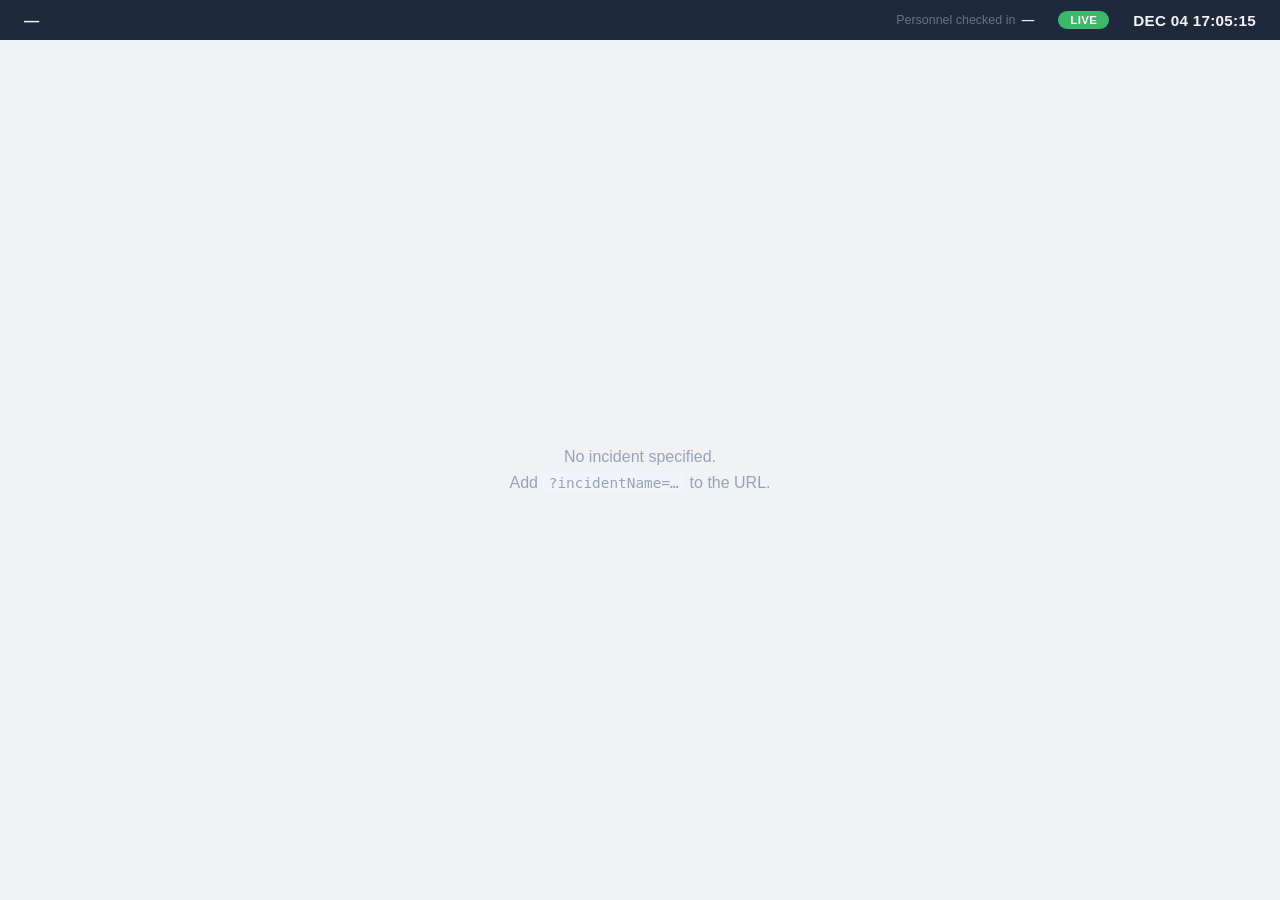
<file: templates/dashboard/incident.html>
<!DOCTYPE html>
<html lang="en">
<head>
<meta charset="UTF-8" />
<meta name="viewport" content="width=1920, initial-scale=1" />
<title>Dashboard — SAR Tools</title>
<style>
*, *::before, *::after { box-sizing: border-box; margin: 0; padding: 0; }

body {
  font-family: Arial, sans-serif;
  background: #f0f2f5;
  color: #1a1a1a;
  height: 100vh;
  display: flex;
  flex-direction: column;
  overflow: hidden;
  font-size: 15px;
}

/* ── Header ── */
.dash-header {
  background: #1e293b;
  color: #fff;
  display: flex;
  align-items: center;
  padding: 0 1.5rem;
  height: 40px;
  flex-shrink: 0;
  gap: 1.5rem;
}

.dash-logo {
  font-size: 0.68rem;
  font-weight: 700;
  text-transform: uppercase;
  letter-spacing: 0.12em;
  color: #64748b;
  white-space: nowrap;
}

.dash-incident {
  font-size: 0.95rem;
  font-weight: 700;
  color: #f1f5f9;
  flex: 1;
  white-space: nowrap;
  overflow: hidden;
  text-overflow: ellipsis;
}

.dash-clock {
  font-size: 0.95rem;
  font-weight: 700;
  font-variant-numeric: tabular-nums;
  color: #f1f5f9;
  white-space: nowrap;
  letter-spacing: 0.02em;
}

/* ── Main ── */
.dash-main {
  flex: 1;
  display: flex;
  gap: 0.65rem;
  padding: 0.65rem;
  min-height: 0;
  transition: opacity 0.6s;
}

body.dash-offline .dash-main {
  opacity: 0.35;
}

/* ── Section panels ── */
.dash-panel {
  background: #fff;
  border-radius: 8px;
  border: 1px solid #e2e8f0;
  display: flex;
  flex-direction: column;
  overflow: hidden;
  min-height: 0;
}

.dash-panel-header {
  display: flex;
  align-items: baseline;
  gap: 0.6rem;
  padding: 0.45rem 0.9rem;
  background: #f8fafc;
  border-bottom: 2px solid #e2e8f0;
  flex-shrink: 0;
}

.dash-panel-title {
  font-size: 0.68rem;
  font-weight: 700;
  text-transform: uppercase;
  letter-spacing: 0.11em;
  color: #475569;
}

.dash-panel-count {
  font-size: 0.72rem;
  color: #94a3b8;
}

.dash-panel-body {
  flex: 1;
  overflow-y: auto;
  padding: 0.4rem;
  min-height: 0;
}

/* ── Teams column (fixed width) ── */
.dash-teams-col { flex: 0 0 400px; }

/* ── Assignments column (fills rest) ── */
.dash-asgn-col { flex: 1; }

/* ── Team cards ── */
.team-card {
  border-radius: 4px;
  margin-bottom: 3px;
  overflow: hidden;
  border: 1px solid transparent;
}

.team-card-row {
  display: flex;
  align-items: center;
  gap: 0.6rem;
  padding: 5px 8px;
  color: #fff;
}

.team-card-name {
  font-size: 1.05rem;
  font-weight: 800;
  min-width: 1.1rem;
  line-height: 1;
  flex-shrink: 0;
}

.team-card-status {
  font-size: 0.72rem;
  font-weight: 700;
  flex: 1;
  overflow: hidden;
  text-overflow: ellipsis;
  white-space: nowrap;
}

.team-card-details {
  display: flex;
  flex-shrink: 0;
}

.team-card-detail {
  display: flex;
  flex-direction: column;
  align-items: flex-start;
  white-space: nowrap;
  font-size: 0.72rem;
  padding: 0 0.5rem;
}

.team-card-detail-label {
  font-size: 0.55rem;
  opacity: 0.65;
  line-height: 1;
  margin-bottom: 1px;
}

.team-card-detail-tl {
  width: 150px;
}

.team-card-detail-asgn {
  width: 55px;
}

.team-card-detail-members {
  width: 36px;
  align-items: center;
}

/* TL name ellipsis */
.team-card-detail-tl-value {
  max-width: 100%;
  overflow: hidden;
  text-overflow: ellipsis;
  white-space: nowrap;
}

/* Scroll loop separator */
.teams-scroll-separator {
  height: 2px;
  background: #cbd5e1;
  margin: 3px 0 4px;
  opacity: 0.55;
  border-radius: 1px;
}


/* ── Team status colors ── */
.ts-oos         { background: #757575; border-color: #757575; }
.ts-staged      { background: #1565c0; border-color: #1565c0; }
.ts-briefed     { background: #00838f; border-color: #00838f; }
.ts-travelling  { background: #e65100; border-color: #e65100; }
.ts-on          { background: #2e7d32; border-color: #2e7d32; }
.ts-returning   { background: #6a1b9a; border-color: #6a1b9a; }
.ts-debrief     { background: #f57f17; border-color: #f57f17; }
.ts-retired     { background: #37474f; border-color: #37474f; }

/* ── Assignment status tiles ── */
.asgn-tiles {
  display: grid;
  grid-template-columns: repeat(4, 1fr);
  gap: 0.6rem;
  margin-bottom: 1rem;
}

.asgn-tile {
  border-radius: 8px;
  padding: 0.9rem 0.75rem;
  display: flex;
  flex-direction: column;
  align-items: center;
  gap: 0.2rem;
  color: #fff;
}

.asgn-tile-count {
  font-size: 2.8rem;
  font-weight: 800;
  line-height: 1;
  font-variant-numeric: tabular-nums;
}

.asgn-tile-label {
  font-size: 0.65rem;
  font-weight: 700;
  text-transform: uppercase;
  letter-spacing: 0.07em;
  opacity: 0.92;
}

/* ── In-progress list ── */
.asgn-section-title {
  font-size: 0.68rem;
  font-weight: 700;
  text-transform: uppercase;
  letter-spacing: 0.1em;
  color: #64748b;
  margin-bottom: 0.45rem;
}

.asgn-grid {
  display: grid;
  grid-template-columns: repeat(auto-fill, minmax(280px, 1fr));
  gap: 0.4rem;
}

.asgn-row {
  display: flex;
  align-items: center;
  gap: 0.65rem;
  padding: 0.45rem 0.75rem;
  border-radius: 5px;
  background: #f8fafc;
  border: 1px solid #e2e8f0;
  border-left: 3px solid #ec3f3b;
}

.asgn-row-num {
  font-weight: 800;
  font-size: 0.9rem;
  min-width: 2.25rem;
  color: #1e293b;
}

.asgn-row-team {
  font-weight: 700;
  font-size: 0.8rem;
  color: #1565c0;
  min-width: 4rem;
}

.asgn-row-type {
  font-size: 0.78rem;
  color: #64748b;
}

.asgn-row-desc {
  font-size: 0.75rem;
  color: #94a3b8;
  overflow: hidden;
  text-overflow: ellipsis;
  white-space: nowrap;
  flex: 1;
}

.asgn-empty {
  color: #94a3b8;
  font-size: 0.875rem;
  padding: 0.5rem 0;
}

/* ── Teams pager ── */
.teams-page {
  opacity: 1;
  transition: opacity 0.8s ease;
}

.teams-page.fading {
  opacity: 0;
}

.teams-pager-dots {
  display: flex;
  justify-content: center;
  align-items: center;
  gap: 6px;
  padding: 5px 0 6px;
  flex-shrink: 0;
  border-top: 1px solid #e2e8f0;
}

.teams-pager-dot {
  width: 7px;
  height: 7px;
  border-radius: 50%;
  background: #cbd5e1;
  transition: background 0.3s;
  flex-shrink: 0;
}

.teams-pager-dot.active {
  background: #475569;
}

/* ── No incident message ── */
.dash-no-incident {
  flex: 1;
  display: flex;
  flex-direction: column;
  align-items: center;
  justify-content: center;
  color: #94a3b8;
  gap: 0.5rem;
  font-size: 1rem;
}

.dash-no-incident code {
  background: #f1f5f9;
  padding: 0.15rem 0.4rem;
  border-radius: 3px;
  font-size: 0.9rem;
}

.dash-header-item {
  display: flex;
  align-items: center;
  gap: 0.4rem;
}

.dash-header-label { color: #64748b; font-size: 0.78rem; }
.dash-header-value { color: #e2e8f0; font-weight: 600; font-size: 0.78rem; }

.dash-sync-pill {
  display: inline-flex;
  align-items: center;
  padding: 0.2rem 0.75rem;
  border-radius: 999px;
  font-size: 0.72rem;
  font-weight: 600;
  letter-spacing: 0.03em;
  white-space: nowrap;
  background: #3db86a;
  color: #fff;
}

.dash-sync-pill.offline {
  background: #e05c4a;
}
</style>
</head>
<body>

<div class="dash-header">
  <div class="dash-incident" id="dashIncidentName">—</div>
  <div class="dash-header-item">
    <span class="dash-header-label">Personnel checked in</span>
    <span class="dash-header-value" id="dashPersonnelCount">—</span>
  </div>
  <span class="dash-sync-pill" id="dashSyncPill">LIVE</span>
  <div class="dash-clock" id="dashClock"></div>
</div>

<div class="dash-main" id="dashMain">
</div>


<script>
const params      = new URLSearchParams(location.search);
const INCIDENT    = (params.get("incidentName") || "").trim();
const enc         = encodeURIComponent;

// ── Clock (updates every second) ──
(function () {
  const el = document.getElementById("dashClock");
  const MONTHS = ["Jan","Feb","Mar","Apr","May","Jun","Jul","Aug","Sep","Oct","Nov","Dec"];
  function tick() {
    const now = new Date();
    const mon = MONTHS[now.getMonth()];
    const d   = String(now.getDate()).padStart(2, "0");
    const h   = String(now.getHours()).padStart(2, "0");
    const m   = String(now.getMinutes()).padStart(2, "0");
    const s   = String(now.getSeconds()).padStart(2, "0");
    el.textContent = `${mon.toUpperCase()} ${d}  ${h}:${m}:${s}`;
  }
  tick();
  setInterval(tick, 1000);
})();

// ── No incident ──
if (!INCIDENT) {
  document.getElementById("dashMain").innerHTML =
    `<div class="dash-no-incident">
       <div>No incident specified.</div>
       <div>Add <code>?incidentName=…</code> to the URL.</div>
     </div>`;
} else {
  document.getElementById("dashIncidentName").textContent = INCIDENT;
  buildLayout();
  initDashboard();
}

function buildLayout() {
  document.getElementById("dashMain").innerHTML = `
    <div class="dash-panel dash-teams-col">
      <div class="dash-panel-header">
        <span class="dash-panel-title">Teams</span>
        <span class="dash-panel-count" id="dashTeamsCount"></span>
      </div>
      <div class="dash-panel-body" id="dashTeamsList"></div>
      <div class="teams-pager-dots" id="dashTeamsDots" style="display:none"></div>
    </div>
    <div class="dash-panel dash-asgn-col">
      <div class="dash-panel-header">
        <span class="dash-panel-title">Assignments</span>
        <span class="dash-panel-count" id="dashAsgnCount"></span>
      </div>
      <div class="dash-panel-body" id="dashAsgnBody"></div>
    </div>`;
}

// ── Status helpers ──
const STATUS_CSS = {
  "Out of Service":            "ts-oos",
  "Staged":                    "ts-staged",
  "Briefed":                   "ts-briefed",
  "Travelling to Assignment":  "ts-travelling",
  "On Assignment":             "ts-on",
  "Returning from Assignment": "ts-returning",
  "Awaiting Debrief":          "ts-debrief",
  "Retired":                   "ts-retired",
};

const STATUS_LABEL = {
  "Travelling to Assignment":  "Travelling To",
  "Returning from Assignment": "Returning From",
};

const ASGN_STATUSES = ["DRAFT", "PREPARED", "INPROGRESS", "COMPLETED"];
const ASGN_COLORS   = { DRAFT: "#5596fd", PREPARED: "#f68c21", INPROGRESS: "#ec3f3b", COMPLETED: "#901cfc" };
const ASGN_LABELS   = { DRAFT: "Draft", PREPARED: "Prepared", INPROGRESS: "In Progress", COMPLETED: "Completed" };

function esc(s) {
  return String(s ?? "").replace(/&/g, "&amp;").replace(/</g, "&lt;").replace(/>/g, "&gt;");
}


// ── Teams pager ──
const teamPager = { pages: [], current: 0, timer: null, _fadeTimer: null };
const PAGE_INTERVAL_MS = 12000;
const FADE_MS = 800;

function updateDots(current, total) {
  const el = document.getElementById("dashTeamsDots");
  if (!el) return;
  if (total <= 1) { el.style.display = "none"; return; }
  el.style.display = "flex";
  el.innerHTML = Array.from({ length: total }, (_, i) =>
    `<div class="teams-pager-dot${i === current ? " active" : ""}"></div>`
  ).join("");
}

function showPage(idx, animate) {
  const listEl = document.getElementById("dashTeamsList");
  if (!listEl || !teamPager.pages.length) return;
  if (teamPager._fadeTimer) { clearTimeout(teamPager._fadeTimer); teamPager._fadeTimer = null; }
  const pageEl = listEl.querySelector(".teams-page");

  function setContent() {
    const html = teamPager.pages[idx] || "";
    if (pageEl) { pageEl.innerHTML = html; pageEl.classList.remove("fading"); }
    else { listEl.innerHTML = `<div class="teams-page">${html}</div>`; }
    updateDots(idx, teamPager.pages.length);
  }

  if (animate && pageEl) {
    pageEl.classList.add("fading");
    teamPager._fadeTimer = setTimeout(() => { setContent(); teamPager._fadeTimer = null; }, FADE_MS);
  } else {
    setContent();
  }
}

function startPager() {
  if (teamPager.timer) return;
  teamPager.timer = setInterval(() => {
    if (teamPager.pages.length <= 1) return;
    teamPager.current = (teamPager.current + 1) % teamPager.pages.length;
    showPage(teamPager.current, true);
  }, PAGE_INTERVAL_MS);
}

function stopPager() {
  if (teamPager.timer) { clearInterval(teamPager.timer); teamPager.timer = null; }
  if (teamPager._fadeTimer) { clearTimeout(teamPager._fadeTimer); teamPager._fadeTimer = null; }
}

// ── Render ──
function renderTeams(teams, assignments) {
  // Build lookup: team letter -> INPROGRESS assignment numbers
  const asgnByTeam = {};
  for (const a of assignments) {
    if ((a.status || "").toUpperCase() === "INPROGRESS" && a.team) {
      (asgnByTeam[a.team] = asgnByTeam[a.team] || []).push(a.number || a.id);
    }
  }

  const listEl  = document.getElementById("dashTeamsList");
  const countEl = document.getElementById("dashTeamsCount");
  if (!listEl) return;

  const active = teams.filter(t => t.status !== "Out of Service" && t.status !== "Retired");
  countEl.textContent = `${active.length} active · ${teams.length} total`;

  if (!teams.length) {
    stopPager();
    updateDots(0, 0);
    listEl.innerHTML = `<div class="asgn-empty">No teams created yet.</div>`;
    return;
  }

  const cards = teams.map(t => {  // array of card HTML strings
    const css     = STATUS_CSS[t.status] || "ts-oos";
    const tlName  = t.teamLeaderName || null;
    const manualTl = t.manualTl || null;
    const tlDisplay = tlName ? esc(tlName) : (manualTl ? `${esc(manualTl)} ⚡` : "—");

    const asgnNums  = asgnByTeam[t.name] || [];
    const manAsgn   = t.manualAssignment || null;
    const asgnDisplay = asgnNums.length
      ? esc(asgnNums.join(", "))
      : (manAsgn ? `${esc(manAsgn)} ⚡` : "—");

    const members = t.memberCount ?? 0;

    return `
      <div class="team-card ${css}">
        <div class="team-card-row">
          <span class="team-card-name">${esc(t.name)}</span>
          <span class="team-card-status">${esc(STATUS_LABEL[t.status] ?? t.status)}</span>
          <div class="team-card-details">
            <div class="team-card-detail team-card-detail-tl">
              <span class="team-card-detail-label">TL</span>
              <span class="team-card-detail-tl-value">${tlDisplay}</span>
            </div>
            <div class="team-card-detail team-card-detail-asgn">
              <span class="team-card-detail-label">Assignment</span>
              <span>${asgnDisplay}</span>
            </div>
            <div class="team-card-detail team-card-detail-members">
              <span class="team-card-detail-label"><svg width="9" height="9" viewBox="0 0 16 16" fill="#fff" style="display:block;opacity:0.65;margin:0 auto;position:relative;top:-2px;"><path d="M8 8a3 3 0 1 0 0-6 3 3 0 0 0 0 6zm2 2H6a4 4 0 0 0-4 4v1h12v-1a4 4 0 0 0-4-4z"/></svg></span>
              <span>${members}</span>
            </div>
          </div>
        </div>
      </div>`;
  }); // array — not joined, pager slices and joins per-page

  // Measure one card to calculate how many fit per page
  const probe = document.createElement("div");
  probe.style.cssText = `position:fixed;top:-9999px;left:0;width:${listEl.clientWidth}px;pointer-events:none;`;
  probe.innerHTML = cards[0];
  document.body.appendChild(probe);
  const cardH = Math.max(1, (probe.firstElementChild?.offsetHeight ?? 40) + 3);
  document.body.removeChild(probe);

  function buildPages(availH) {
    const pp = Math.max(1, Math.floor(availH / cardH));
    const out = [];
    for (let i = 0; i < cards.length; i += pp) out.push(cards.slice(i, i + pp).join(""));
    return out;
  }

  // Recover the full panel body height regardless of whether dots are currently shown
  const dotsEl = document.getElementById("dashTeamsDots");
  const fullH = listEl.clientHeight + (dotsEl?.offsetHeight ?? 0);

  // First pass with full height; if dots are needed, second pass reserving their space
  let pages = buildPages(fullH);
  if (pages.length > 1) pages = buildPages(fullH - 20);

  teamPager.pages = pages;
  if (teamPager.current >= pages.length) teamPager.current = 0;

  // Refresh content without animation (data update, not page advance)
  showPage(teamPager.current, false);

  if (pages.length > 1 && !teamPager.timer) startPager();
  else if (pages.length <= 1) stopPager();
}

function renderAssignments(assignments) {
  const bodyEl  = document.getElementById("dashAsgnBody");
  const countEl = document.getElementById("dashAsgnCount");
  if (!bodyEl) return;

  countEl.textContent = `${assignments.length} total`;

  const counts = {};
  ASGN_STATUSES.forEach(s => counts[s] = 0);
  assignments.forEach(a => {
    const s = (a.status || "DRAFT").toUpperCase();
    if (s in counts) counts[s]++;
  });

  const inProgress = assignments
    .filter(a => (a.status || "").toUpperCase() === "INPROGRESS")
    .sort((a, b) => String(a.number ?? "").localeCompare(String(b.number ?? ""), undefined, { numeric: true }));

  bodyEl.innerHTML = `
    <div class="asgn-tiles">
      ${ASGN_STATUSES.map(s => `
        <div class="asgn-tile" style="background:${ASGN_COLORS[s]}">
          <span class="asgn-tile-count">${counts[s]}</span>
          <span class="asgn-tile-label">${ASGN_LABELS[s]}</span>
        </div>`).join("")}
    </div>
    ${inProgress.length ? `
      <div class="asgn-section-title">In Progress (${inProgress.length})</div>
      <div class="asgn-grid">
        ${inProgress.map(a => `
          <div class="asgn-row">
            <span class="asgn-row-num">${esc(a.number ?? "?")}</span>
            <span class="asgn-row-team">${a.team ? "Team " + esc(a.team) : ""}</span>
            <span class="asgn-row-type">${esc(a.resourceType || "")}</span>
            <span class="asgn-row-desc">${esc(a.description || "")}</span>
          </div>`).join("")}
      </div>` :
      `<div class="asgn-empty">No in-progress assignments.</div>`}`;
}

function renderPersonnel(personnel) {
  const checkedIn = personnel.filter(p => p.status === "Checked In").length;
  const el = document.getElementById("dashPersonnelCount");
  if (el) el.textContent = `${checkedIn} of ${personnel.length}`;
}

// ── Data fetching ──
let _settings = null;

async function fetchAll() {
  try {
    const sr = await fetch(`/api/incident/settings?incidentName=${enc(INCIDENT)}`);
    if (sr.ok) _settings = await sr.json();
  } catch {}

  const [tr, pr] = await Promise.allSettled([
    fetch(`/api/teams?incidentName=${enc(INCIDENT)}`),
    fetch(`/api/personnel?incidentName=${enc(INCIDENT)}`),
  ]);

  const teams     = (tr.status === "fulfilled" && tr.value.ok) ? await tr.value.json() : [];
  const personnel = (pr.status === "fulfilled" && pr.value.ok) ? await pr.value.json() : [];

  let assignments = [];
  if (_settings?.caltopoMapId) {
    try {
      const mode = _settings.caltopoMode || "online";
      const ar = await fetch(
        `/api/assignments?mapId=${enc(_settings.caltopoMapId)}&incidentName=${enc(INCIDENT)}&mode=${enc(mode)}`
      );
      if (ar.ok) assignments = await ar.json();
    } catch {}
  }

  renderTeams(teams, assignments);
  renderAssignments(assignments);
  renderPersonnel(personnel);

}

// ── SSE ──
function initDashboard() {
  fetchAll();

  const pill = document.getElementById("dashSyncPill");

  const sse = new EventSource(`/api/sync/stream?incidentName=${enc(INCIDENT)}`);

  sse.onmessage = (e) => {
    const msg = JSON.parse(e.data);
    if (pill) { pill.textContent = "LIVE"; pill.classList.remove("offline"); }
    document.body.classList.remove("dash-offline");

    if (msg.type === "init" || msg.type === "sync") {
      _settings = null;
      fetchAll();
    }
  };

  sse.onerror = () => {
    if (pill) { pill.textContent = "Offline"; pill.classList.add("offline"); }
    document.body.classList.add("dash-offline");
  };
}
</script>

</body>
</html>
</file>
